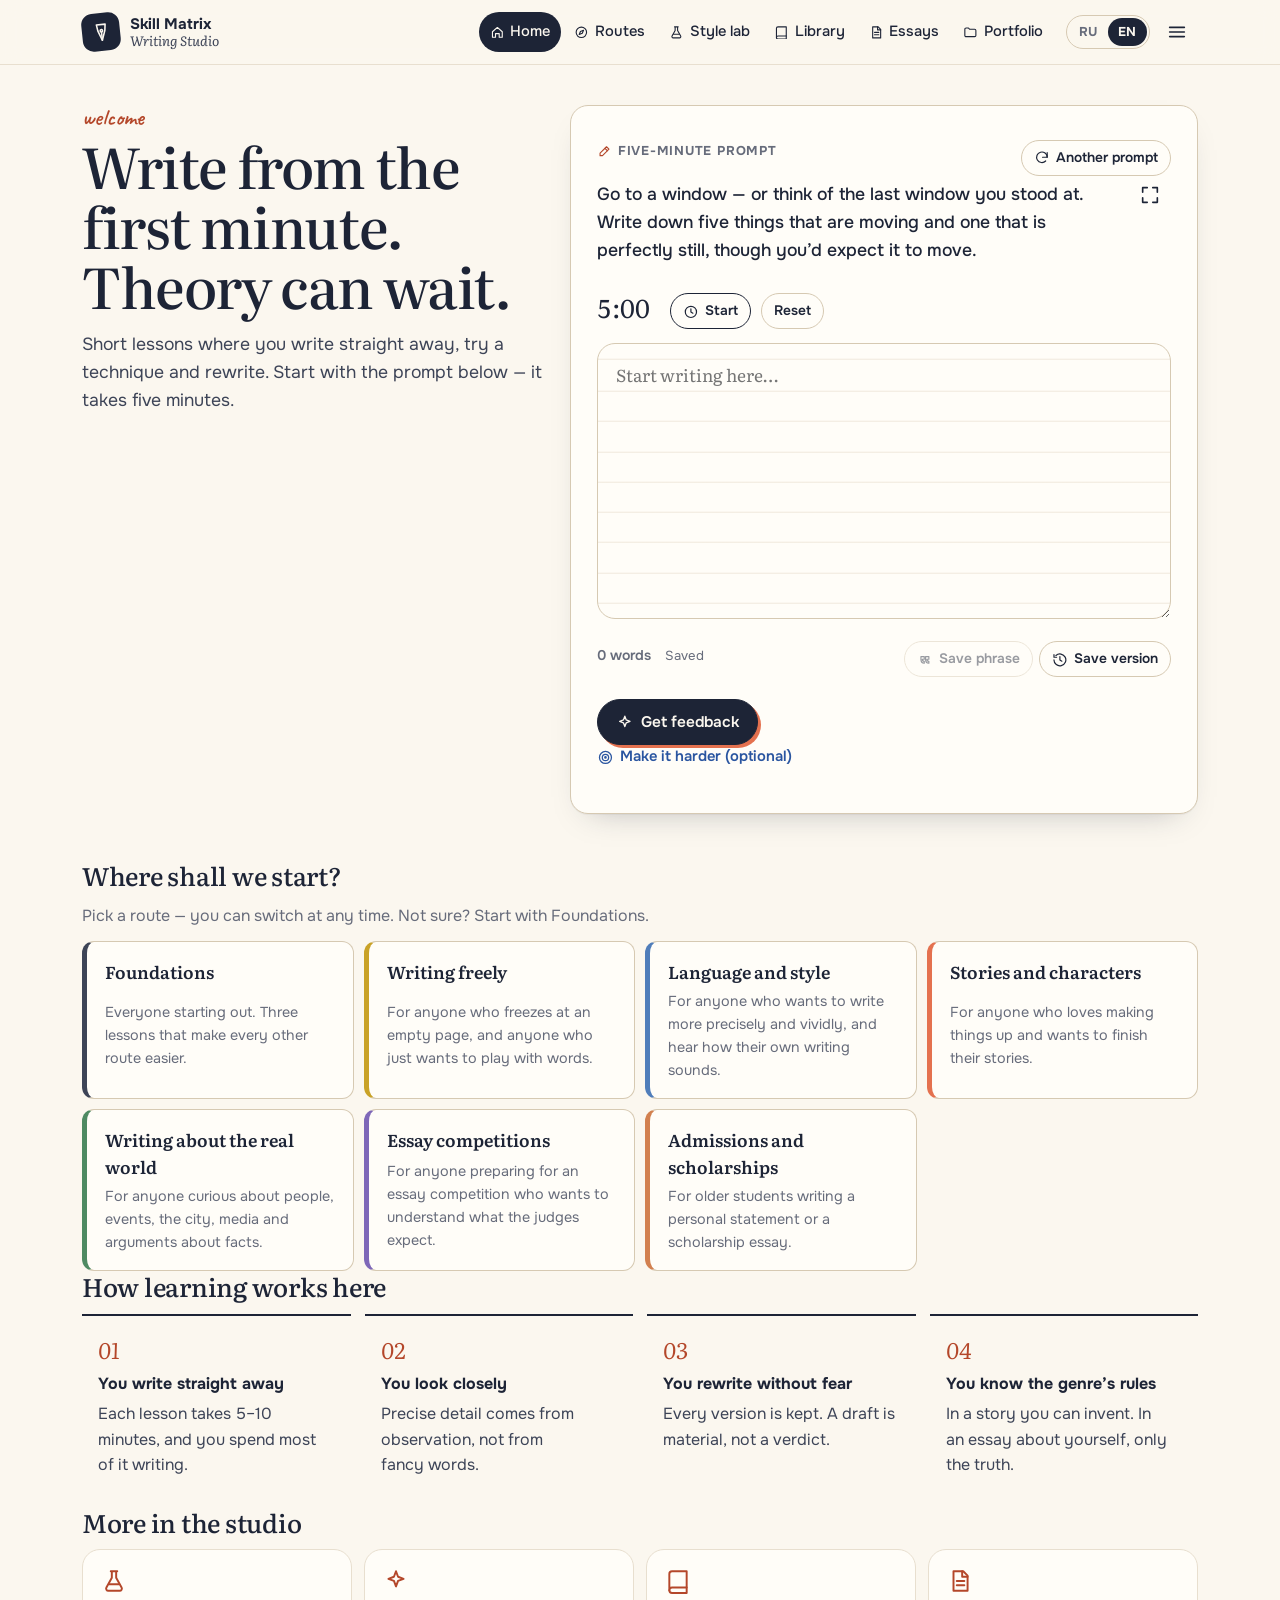
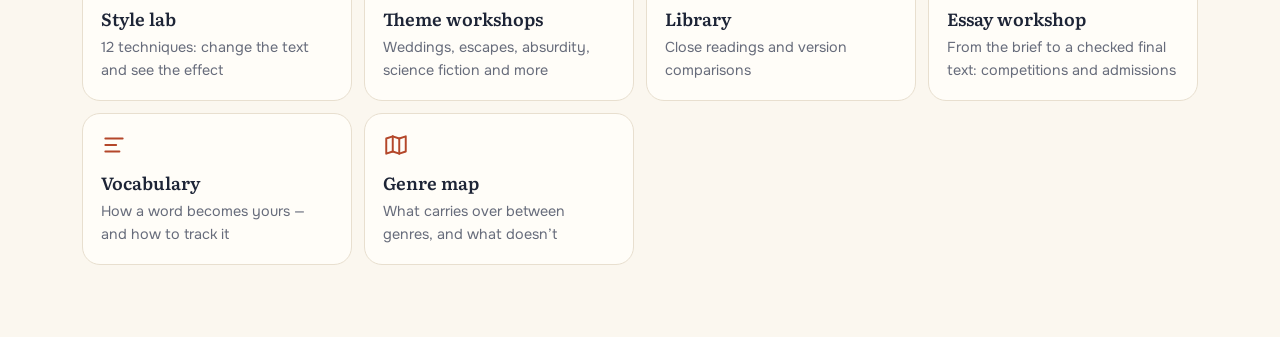
<file: index.html>
<!doctype html>
<html lang="ru">
<head>
  <meta charset="utf-8">
  <meta name="viewport" content="width=device-width, initial-scale=1, viewport-fit=cover">
  <title>Мастерская письма — Skill Matrix</title>
  <meta name="description" content="Интерактивный курс creative writing для школьников 13–18 лет: короткие уроки с практикой, лаборатория стиля, мастерская эссе и портфолио.">
  <meta name="theme-color" content="#FBF7EF" media="(prefers-color-scheme: light)">
  <meta name="theme-color" content="#161B28" media="(prefers-color-scheme: dark)">
  <link rel="icon" href="assets/favicon.svg" type="image/svg+xml">

  <link rel="preconnect" href="https://fonts.googleapis.com">
  <link rel="preconnect" href="https://fonts.gstatic.com" crossorigin>
  <link rel="stylesheet" href="https://fonts.googleapis.com/css2?family=Caveat:wght@500..700&family=Literata:ital,opsz,wght@0,7..72,400..700;1,7..72,400..700&family=Onest:wght@400..700&display=swap">

  <link rel="stylesheet" href="css/app.css">
</head>
<body>
  <a class="skip-link" href="#main" data-i18n="a11y.skip">Перейти к содержанию</a>

  <header class="topbar" data-topbar>
    <div class="topbar__inner">
      <a class="brand" href="#/" data-brand>
        <span class="brand__mark" aria-hidden="true">
          <svg viewBox="0 0 24 24"><path d="M7 3h10l-1 7-4 11-4-11z"/><path d="M12 12v9"/><circle cx="12" cy="10" r="1.4"/></svg>
        </span>
        <span class="brand__text">
          <span class="brand__name">Skill Matrix</span>
          <span class="brand__sub" data-i18n="app.name">Мастерская письма</span>
        </span>
      </a>

      <nav class="mainnav" aria-label="Main" data-mainnav></nav>

      <div class="topbar__tools">
        <div class="langswitch" role="group" aria-label="Language" data-langswitch>
          <button type="button" data-lang="ru">RU</button>
          <button type="button" data-lang="en">EN</button>
        </div>
        <button class="iconbtn menu-toggle" type="button" aria-expanded="false" aria-controls="menu" data-menu-toggle>
          <span class="visually-hidden" data-i18n="nav.menu">Меню</span>
          <svg class="icon" viewBox="0 0 24 24" aria-hidden="true"><path d="M4 7h16M4 12h16M4 17h16"/></svg>
        </button>
      </div>
    </div>
    <div class="menu" id="menu" hidden data-menu></div>
  </header>

  <div class="storage-warning" hidden data-storage-warning></div>

  <main id="main" class="main" tabindex="-1" data-main></main>

  <nav class="tabbar" aria-label="Sections" data-tabbar></nav>

  <div class="toasts" aria-live="polite" data-toasts></div>
  <div class="modal" hidden data-modal>
    <div class="modal__backdrop" data-modal-close></div>
    <div class="modal__box" role="dialog" aria-modal="true" data-modal-box></div>
  </div>

  <noscript>
    <p class="noscript">Для работы мастерской письма нужен JavaScript. / The writing studio needs JavaScript.</p>
  </noscript>

  <!-- Core -->
  <script src="js/core/util.js"></script>
  <script src="js/core/i18n.js"></script>
  <script src="js/core/strings.js"></script>
  <script src="js/core/store.js"></script>
  <script src="js/core/text.js"></script>
  <script src="js/core/feedback.js"></script>
  <script src="js/content-api.js"></script>

  <!-- Content -->
  <script src="content/routes.js"></script>
  <script src="content/lessons-base.js"></script>
  <script src="content/lessons-free.js"></script>
  <script src="content/lessons-style.js"></script>
  <script src="content/lessons-story.js"></script>
  <script src="content/lessons-real.js"></script>
  <script src="content/lessons-contest.js"></script>
  <script src="content/lessons-admit.js"></script>
  <script src="content/lab.js"></script>
  <script src="content/library.js"></script>
  <script src="content/workshops-a.js"></script>
  <script src="content/workshops-b.js"></script>
  <script src="content/daily.js"></script>
  <script src="content/vocab.js"></script>
  <script src="content/essay.js"></script>
  <script src="content/teacher.js"></script>

  <!-- UI -->
  <script src="js/ui/ui.js"></script>
  <script src="js/ui/exercise.js"></script>
  <script src="js/ui/versions.js"></script>
  <script src="js/views/home.js"></script>
  <script src="js/views/routes.js"></script>
  <script src="js/views/lesson.js"></script>
  <script src="js/views/draft.js"></script>
  <script src="js/views/lab.js"></script>
  <script src="js/views/library.js"></script>
  <script src="js/views/portfolio.js"></script>
  <script src="js/views/essay.js"></script>
  <script src="js/views/workshops.js"></script>
  <script src="js/views/vocab.js"></script>
  <script src="js/views/daily.js"></script>
  <script src="js/views/teacher.js"></script>
  <script src="js/views/settings.js"></script>
  <script src="js/app.js"></script>
</body>
</html>
</file>
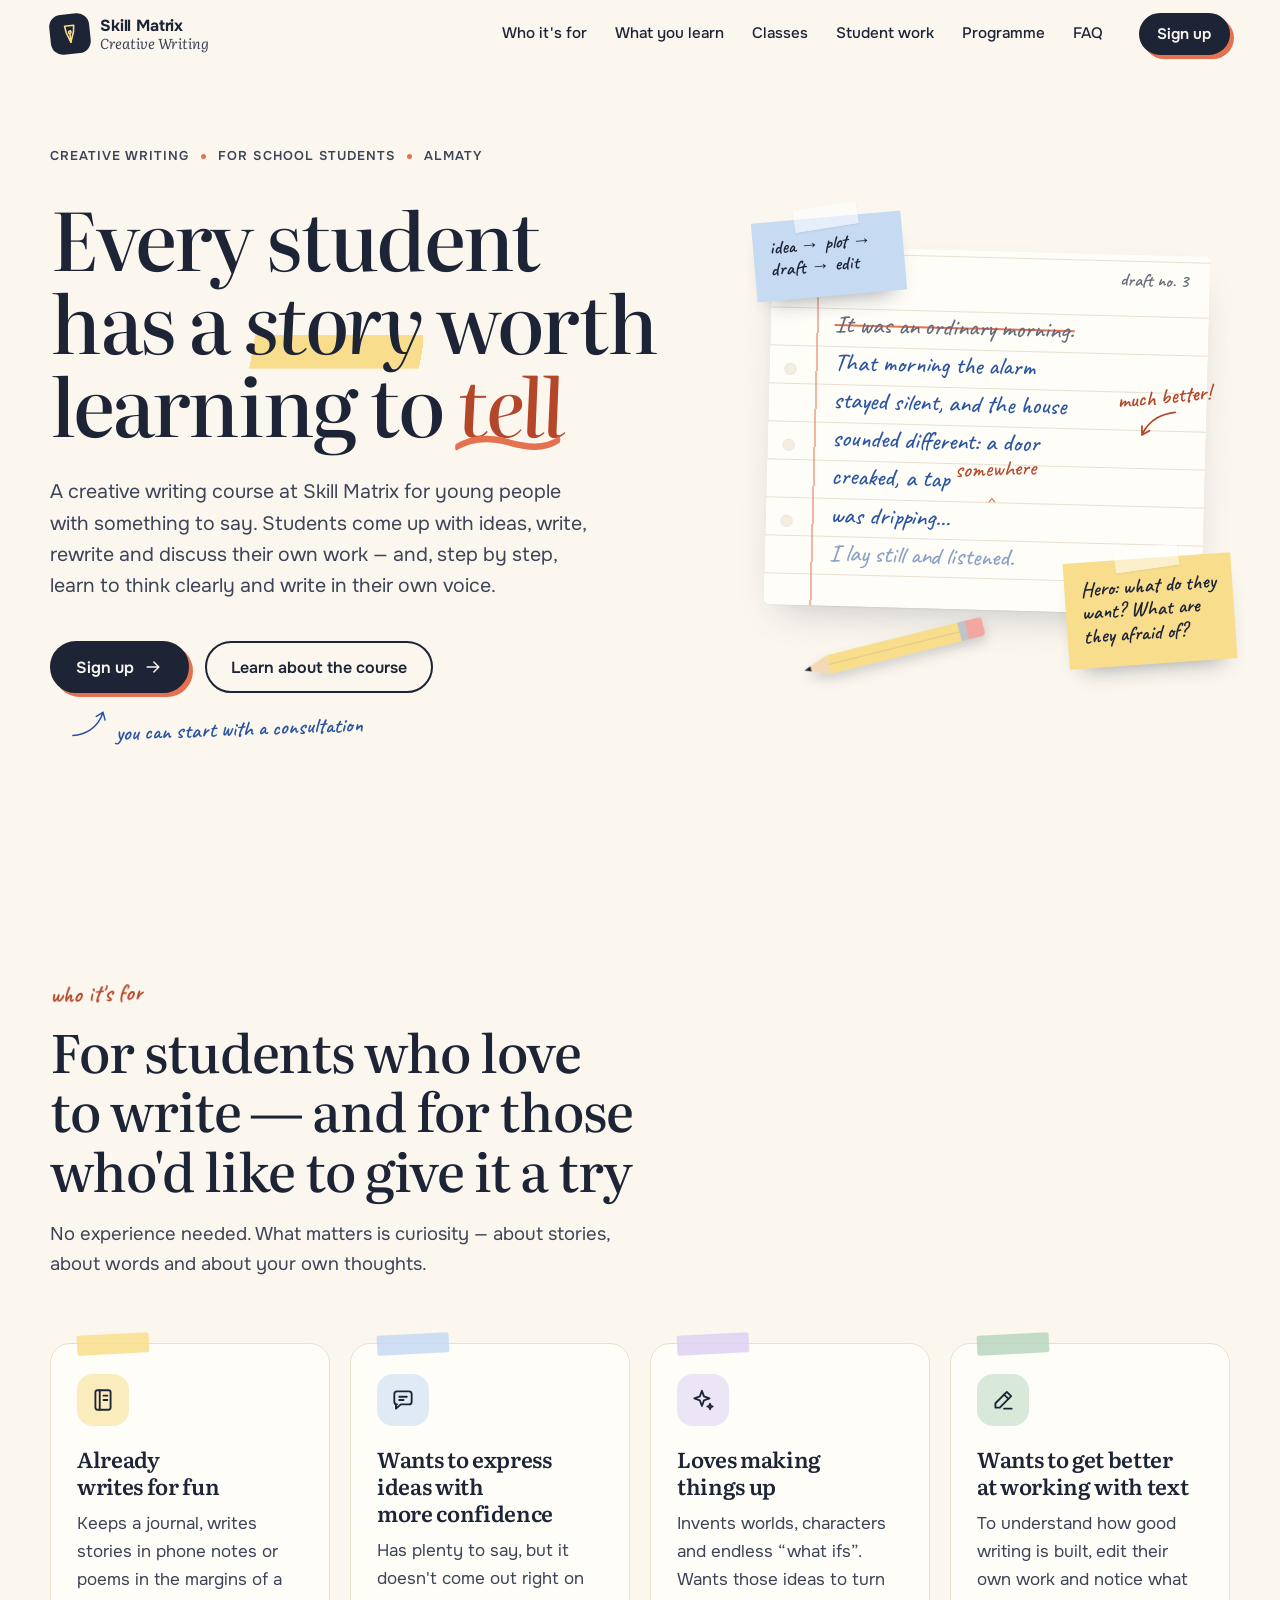
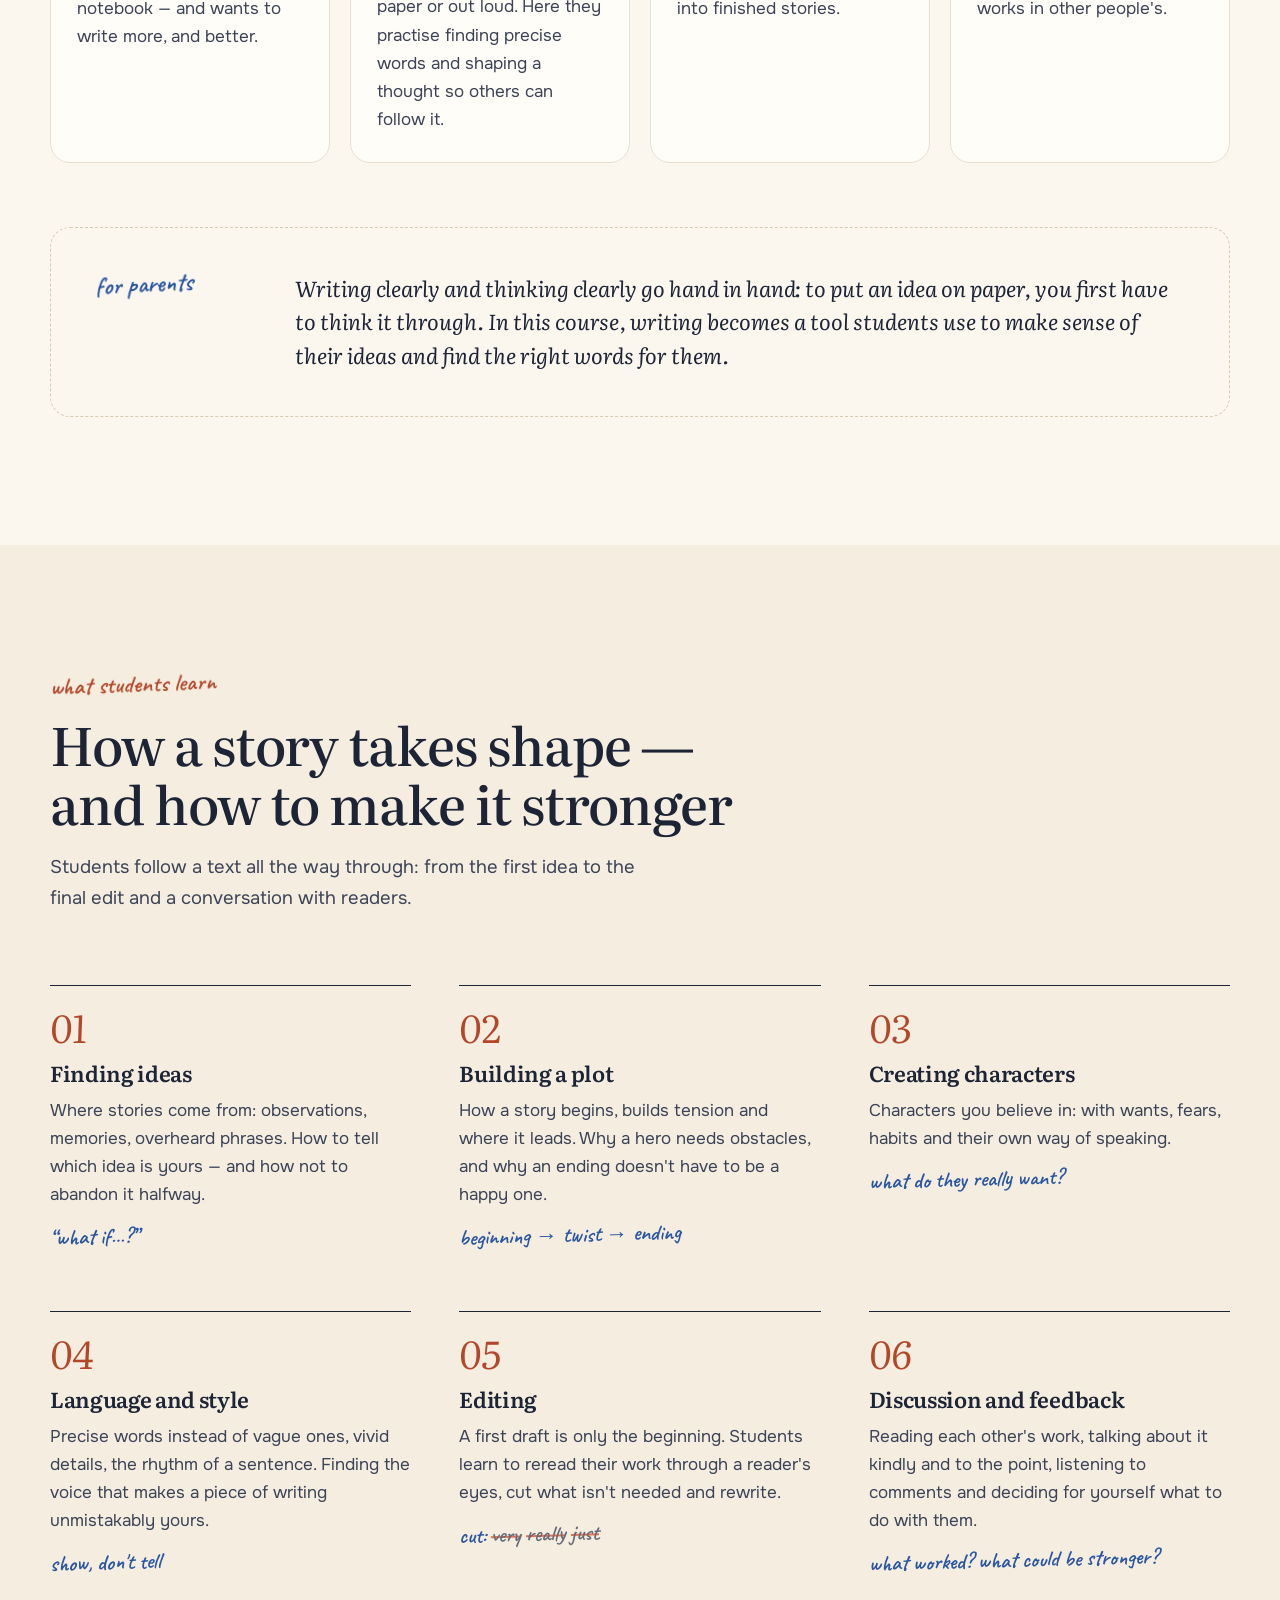
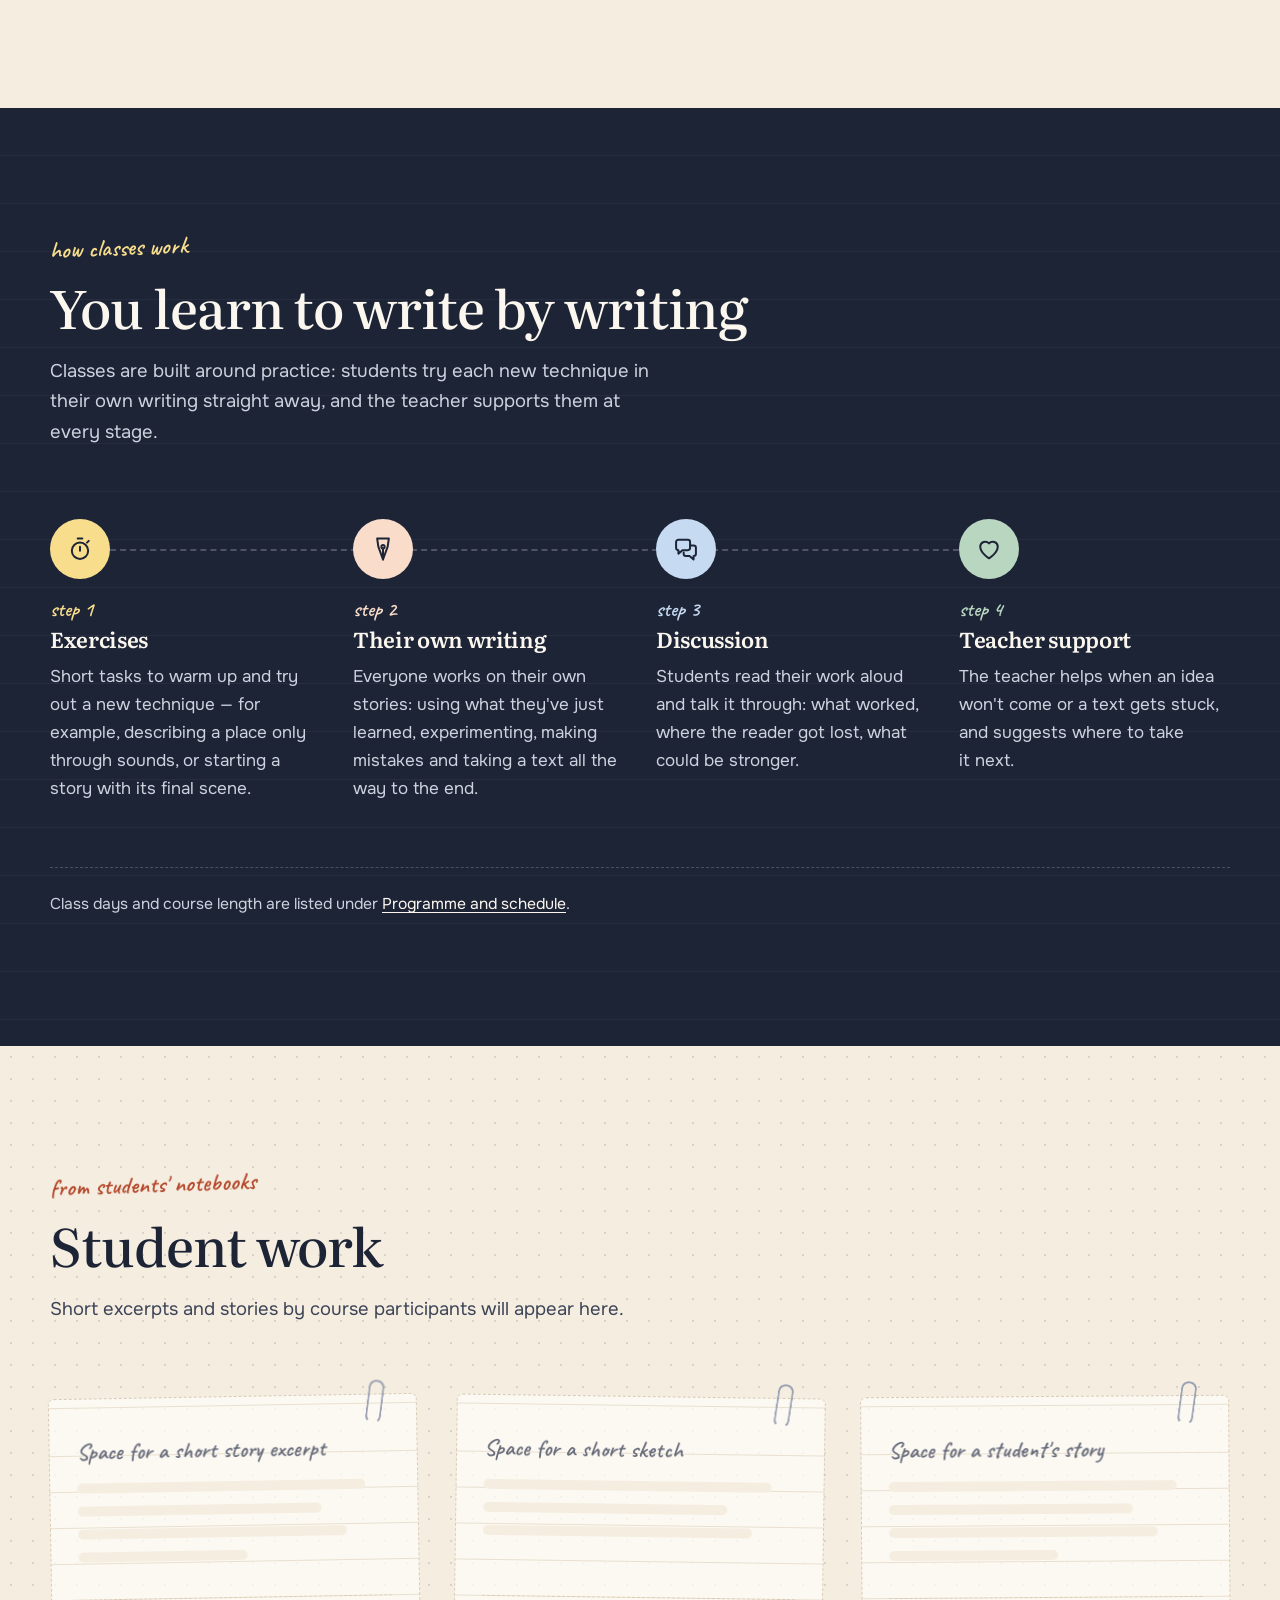
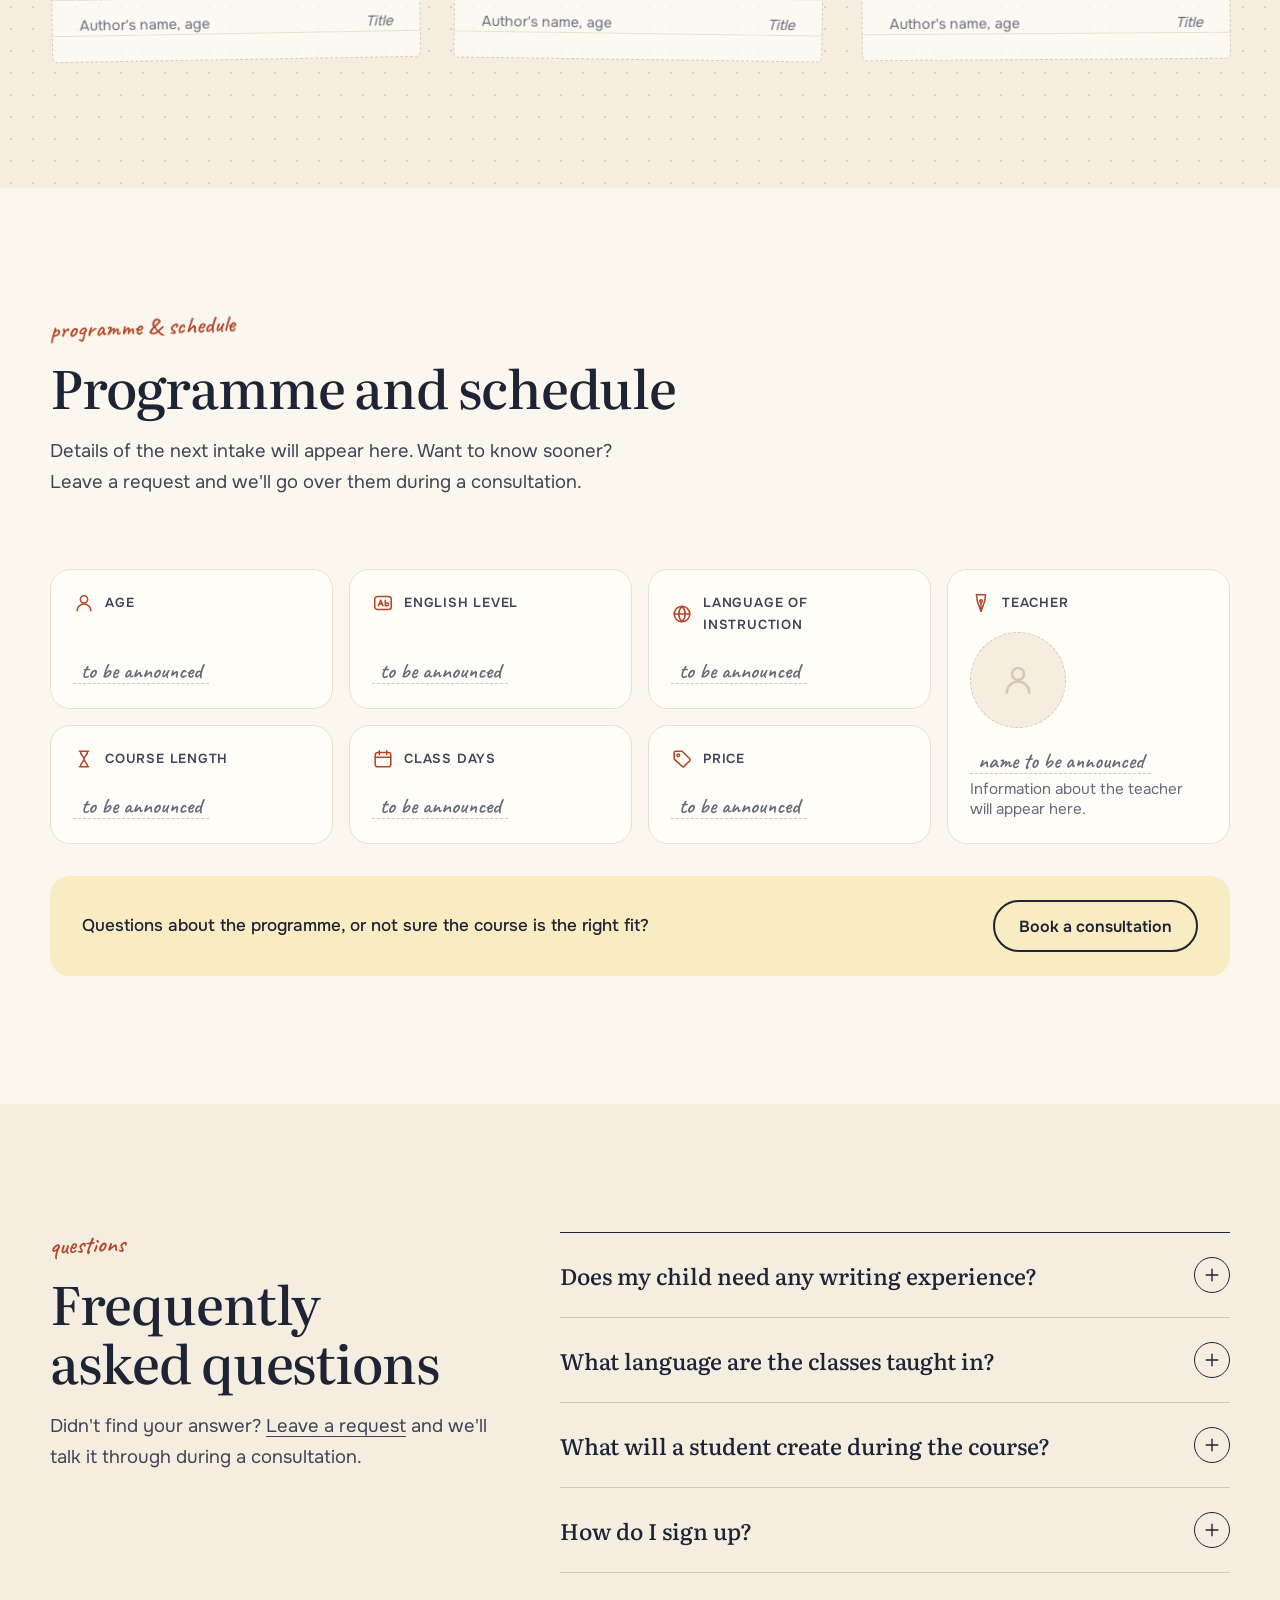
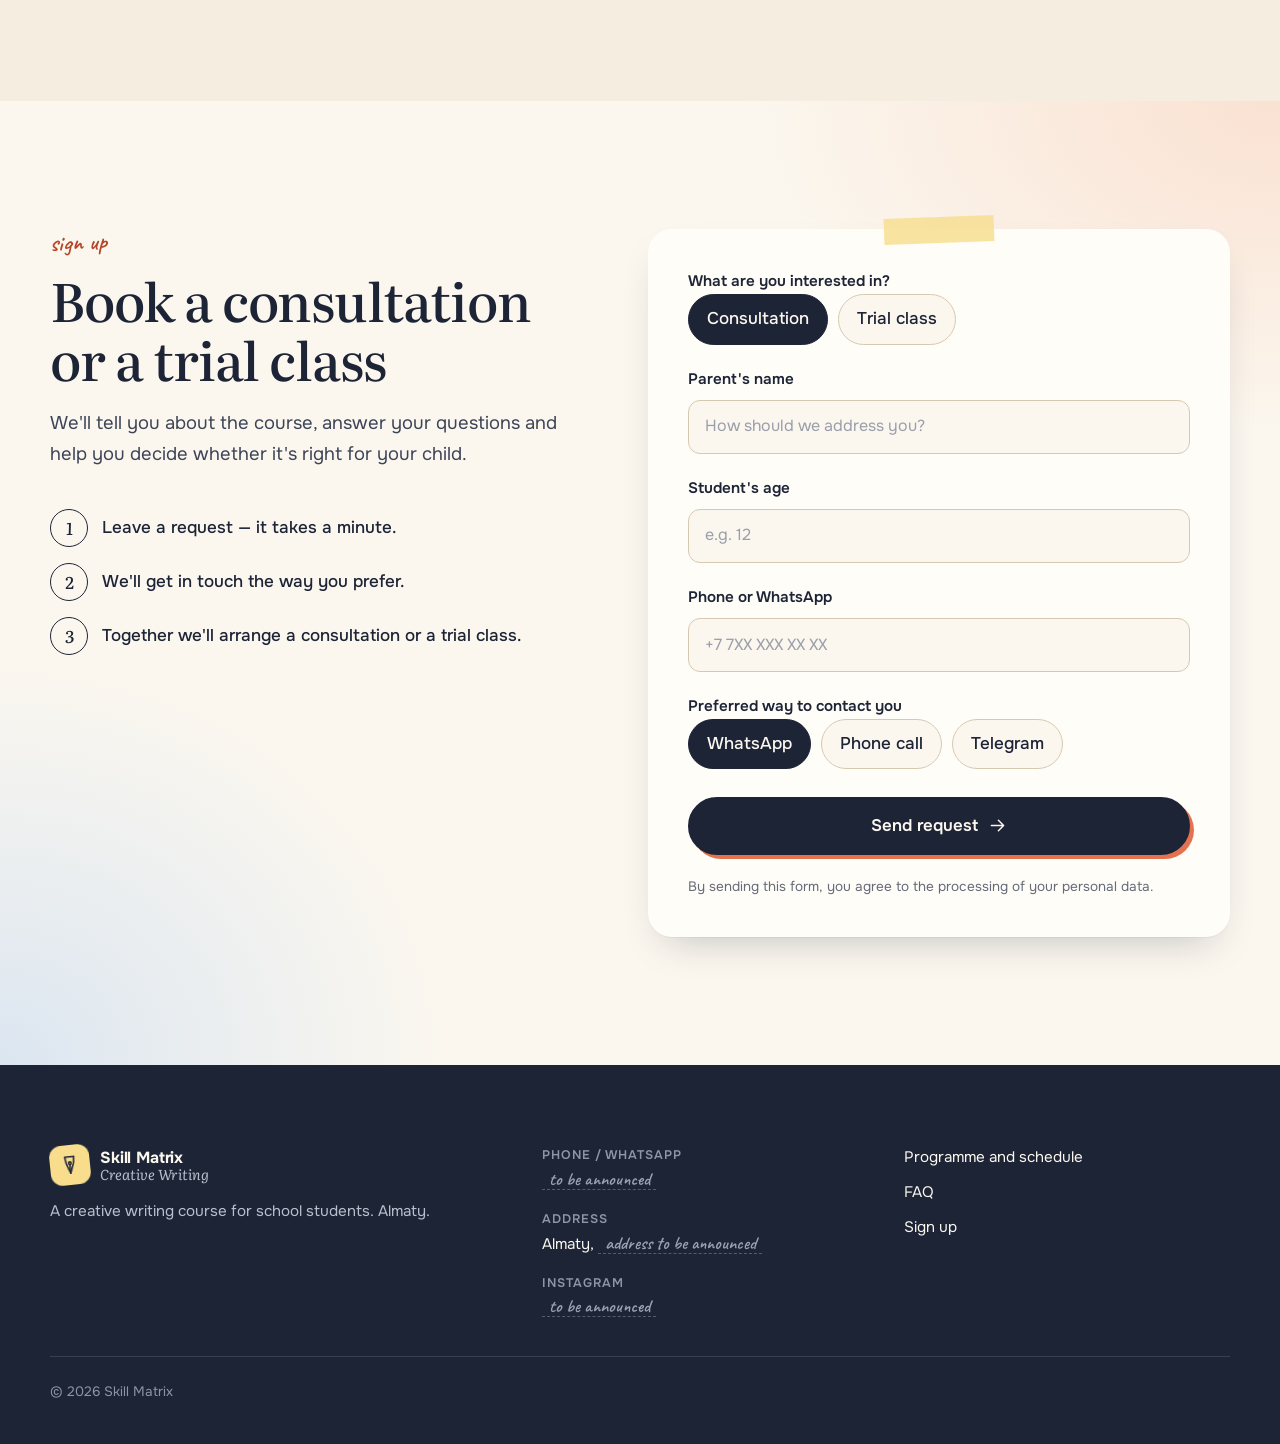
<file: landing/index.html>
<!doctype html>
<html lang="en">
<head>
  <meta charset="utf-8">
  <meta name="viewport" content="width=device-width, initial-scale=1, viewport-fit=cover">
  <title>Creative Writing for School Students — Skill Matrix, Almaty</title>
  <meta name="description" content="A creative writing course for school students at Skill Matrix in Almaty. Students come up with stories, write, edit and discuss their own work — and learn to think clearly and write in their own voice.">
  <meta name="theme-color" content="#FBF7EF">

  <meta property="og:type" content="website">
  <meta property="og:locale" content="en_GB">
  <meta property="og:title" content="Creative Writing for School Students — Skill Matrix">
  <meta property="og:description" content="Every student has a story worth learning to tell. A creative writing course in Almaty.">
  <!-- TODO: add og:url and og:image once the site is published -->

  <link rel="icon" href="assets/favicon.svg" type="image/svg+xml">

  <link rel="preconnect" href="https://fonts.googleapis.com">
  <link rel="preconnect" href="https://fonts.gstatic.com" crossorigin>
  <link rel="stylesheet" href="https://fonts.googleapis.com/css2?family=Caveat:wght@500..700&family=Literata:ital,opsz,wght@0,7..72,400..700;1,7..72,400..700&family=Onest:wght@400..700&display=swap">

  <link rel="stylesheet" href="css/styles.css">
  <script>document.documentElement.classList.add('js');</script>
  <script src="js/main.js" defer></script>
</head>
<body>
  <!-- Icon set, used via <svg><use href="#i-..."/></svg> -->
  <svg class="icon-sprite" aria-hidden="true" focusable="false">
    <defs>
      <symbol id="i-notebook" viewBox="0 0 24 24"><rect x="5" y="3" width="14" height="18" rx="2"/><path d="M9 3v18M12.5 8h3.5M12.5 12h3.5"/></symbol>
      <symbol id="i-chat" viewBox="0 0 24 24"><path d="M4 6.5A2.5 2.5 0 0 1 6.5 4h11A2.5 2.5 0 0 1 20 6.5v7a2.5 2.5 0 0 1-2.5 2.5H10l-4.5 4v-4H6.5A2.5 2.5 0 0 1 4 13.5z"/><path d="M8.5 9h7M8.5 12h4"/></symbol>
      <symbol id="i-spark" viewBox="0 0 24 24"><path d="M11 3.5l1.9 5.1 5.1 1.9-5.1 1.9L11 17.5l-1.9-5.1L4 10.5l5.1-1.9z"/><path d="M18.5 15.5l.7 1.8 1.8.7-1.8.7-.7 1.8-.7-1.8-1.8-.7 1.8-.7z"/></symbol>
      <symbol id="i-edit" viewBox="0 0 24 24"><path d="M15.5 4.5l4 4L9 19H5v-4z"/><path d="M13 7l4 4M13 20h7"/></symbol>
      <symbol id="i-timer" viewBox="0 0 24 24"><circle cx="12" cy="13.5" r="7"/><path d="M12 13.5V10M10 3h4M18 6.5l1.5-1.5"/></symbol>
      <symbol id="i-nib" viewBox="0 0 24 24"><path d="M7 3h10l-1 7-4 11-4-11z"/><path d="M12 12v9"/><circle cx="12" cy="10" r="1.4"/></symbol>
      <symbol id="i-talk" viewBox="0 0 24 24"><path d="M3.5 6a2 2 0 0 1 2-2h8a2 2 0 0 1 2 2v5a2 2 0 0 1-2 2H9l-3.5 3v-3a2 2 0 0 1-2-2z"/><path d="M15.5 9h3a2 2 0 0 1 2 2v5a2 2 0 0 1-2 2v3l-3.5-3h-3a2 2 0 0 1-2-2v-1"/></symbol>
      <symbol id="i-heart" viewBox="0 0 24 24"><path d="M12 20s-7.5-4.5-7.5-10.2A4.3 4.3 0 0 1 12 7.2a4.3 4.3 0 0 1 7.5 2.6C19.5 15.5 12 20 12 20z"/></symbol>
      <symbol id="i-user" viewBox="0 0 24 24"><circle cx="12" cy="8" r="4"/><path d="M4.5 20.5a7.5 7.5 0 0 1 15 0"/></symbol>
      <symbol id="i-abc" viewBox="0 0 24 24"><rect x="3" y="5" width="18" height="14" rx="3"/><path d="M7 15l2.5-6 2.5 6M7.9 13h3.2M14.5 9v6M14.5 12h2a1.5 1.5 0 0 1 0 3h-2"/></symbol>
      <symbol id="i-globe" viewBox="0 0 24 24"><circle cx="12" cy="12" r="8.5"/><path d="M3.5 12h17M12 3.5c2.5 2.6 3.5 5.4 3.5 8.5s-1 5.9-3.5 8.5c-2.5-2.6-3.5-5.4-3.5-8.5s1-5.9 3.5-8.5z"/></symbol>
      <symbol id="i-hourglass" viewBox="0 0 24 24"><path d="M7 3.5h10M7 20.5h10M8 3.5c0 4 4 5.5 4 8.5s-4 4.5-4 8.5M16 3.5c0 4-4 5.5-4 8.5s4 4.5 4 8.5"/></symbol>
      <symbol id="i-calendar" viewBox="0 0 24 24"><rect x="3.5" y="5" width="17" height="15.5" rx="2.5"/><path d="M3.5 10h17M8 3v4M16 3v4"/></symbol>
      <symbol id="i-tag" viewBox="0 0 24 24"><path d="M3.5 12.2V4.5a1 1 0 0 1 1-1h7.7l8.3 8.3a1.5 1.5 0 0 1 0 2.1l-6.2 6.2a1.5 1.5 0 0 1-2.1 0z"/><circle cx="8" cy="8" r="1.5"/></symbol>
      <symbol id="i-arrow" viewBox="0 0 24 24"><path d="M5 12h14M13 6l6 6-6 6"/></symbol>
      <symbol id="i-plus" viewBox="0 0 24 24"><path d="M12 5v14M5 12h14"/></symbol>
      <symbol id="i-check" viewBox="0 0 24 24"><path d="M5 12.5l4.5 4.5L19 7.5"/></symbol>
    </defs>
  </svg>

  <a class="skip-link" href="#main">Skip to content</a>

  <header class="site-header" data-header>
    <div class="container site-header__inner">
      <!-- TODO: replace the mark and wordmark with the official Skill Matrix logo if needed -->
      <a class="brand" href="#top" aria-label="Skill Matrix Creative Writing — back to top">
        <span class="brand__mark" aria-hidden="true"><svg class="icon"><use href="#i-nib"/></svg></span>
        <span class="brand__text">
          <span class="brand__name">Skill Matrix</span>
          <span class="brand__course">Creative Writing</span>
        </span>
      </a>

      <nav class="site-nav" id="site-nav" aria-label="Page sections">
        <ul class="site-nav__list">
          <li><a href="#for-whom">Who it's for</a></li>
          <li><a href="#skills">What you learn</a></li>
          <li><a href="#format">Classes</a></li>
          <li><a href="#works">Student work</a></li>
          <li><a href="#program">Programme</a></li>
          <li><a href="#faq">FAQ</a></li>
        </ul>
        <a class="btn btn--primary site-nav__cta" href="#apply" data-interest="trial">Book a trial class</a>
      </nav>

      <a class="btn btn--primary btn--sm site-header__cta" href="#apply" data-interest="trial">Sign up</a>

      <button class="nav-toggle" type="button" aria-expanded="false" aria-controls="site-nav" data-nav-toggle>
        <span class="visually-hidden" data-nav-toggle-label>Open menu</span>
        <span class="nav-toggle__bars" aria-hidden="true"></span>
      </button>
    </div>
  </header>

  <main id="main">

    <!-- 1. Hero -->
    <section class="hero" id="top" aria-labelledby="hero-title">
      <div class="container hero__grid">
        <div class="hero__content">
          <p class="eyebrow">
            <span>Creative Writing</span>
            <span class="eyebrow__dot" aria-hidden="true"></span>
            <span>for school students</span>
            <span class="eyebrow__dot" aria-hidden="true"></span>
            <span>Almaty</span>
          </p>

          <h1 class="hero__title" id="hero-title">
            Every student has a <span class="marker">story</span> worth learning to
            <span class="scribble">tell<svg class="scribble__line" viewBox="0 0 300 16" preserveAspectRatio="none" aria-hidden="true"><path d="M3 11C45 4 98 3 150 7s104 6 147-2"/></svg></span>
          </h1>

          <p class="hero__lead">
            A creative writing course at Skill Matrix for young people with something to say.
            Students come up with ideas, write, rewrite and discuss their own work —
            and, step by step, learn to think clearly and write in their own voice.
          </p>

          <div class="hero__actions">
            <a class="btn btn--primary" href="#apply" data-interest="trial">
              Sign up
              <svg class="icon" aria-hidden="true"><use href="#i-arrow"/></svg>
            </a>
            <a class="btn btn--ghost" href="#for-whom">Learn about the course</a>
          </div>

          <p class="hero__note hand">
            <svg class="hero__note-arrow" viewBox="0 0 60 40" aria-hidden="true"><path d="M56 34C40 36 20 30 10 10M10 10l-1 11M10 10l10 4"/></svg>
            you can start with a consultation
          </p>
        </div>

        <div class="hero__visual" aria-hidden="true">
          <div class="draft">
            <div class="draft__paper">
              <span class="draft__label hand">draft no. 3</span>
              <p class="draft__line hand"><del>It was an ordinary morning.</del></p>
              <p class="draft__line hand">That morning the alarm</p>
              <p class="draft__line hand">stayed silent, and the house</p>
              <p class="draft__line hand">sounded different: a door</p>
              <p class="draft__line hand">creaked, a tap <ins>somewhere</ins></p>
              <p class="draft__line hand">was dripping…</p>
              <p class="draft__line hand draft__line--faint">I lay still and listened.</p>
              <span class="draft__margin hand">much better!
                <svg viewBox="0 0 50 34"><path d="M46 4C34 4 16 8 6 26M6 26l1-10M6 26l9-4"/></svg>
              </span>
            </div>
            <div class="sticky sticky--butter hand">Hero: what do they want? What are they afraid of?</div>
            <div class="sticky sticky--sky hand">idea → plot →<br>draft → edit</div>
            <svg class="pencil" viewBox="0 0 200 24">
              <path class="pencil__body" d="M30 2h150v20H30z"/>
              <path class="pencil__stripe" d="M30 12h150"/>
              <path class="pencil__eraser" d="M180 2h14a4 4 0 0 1 4 4v12a4 4 0 0 1-4 4h-14z"/>
              <path class="pencil__band" d="M172 2h8v20h-8z"/>
              <path class="pencil__wood" d="M30 2L4 12l26 10z"/>
              <path class="pencil__lead" d="M11 9.3L4 12l7 2.7z"/>
            </svg>
          </div>
        </div>
      </div>
    </section>

    <!-- 2. Who it's for -->
    <section class="section" id="for-whom" aria-labelledby="for-whom-title">
      <div class="container">
        <header class="section-head" data-reveal>
          <p class="kicker hand">who it's for</p>
          <h2 id="for-whom-title">For students who love to write — and for those who'd like to give it a try</h2>
          <p class="section-head__lead">No experience needed. What matters is curiosity — about stories, about words and about your own thoughts.</p>
        </header>

        <ul class="audience">
          <li class="audience__card" style="--tint: var(--butter)" data-reveal>
            <span class="audience__icon"><svg class="icon" aria-hidden="true"><use href="#i-notebook"/></svg></span>
            <h3>Already writes for fun</h3>
            <p>Keeps a journal, writes stories in phone notes or poems in the margins of a notebook — and wants to write more, and better.</p>
          </li>
          <li class="audience__card" style="--tint: var(--sky)" data-reveal>
            <span class="audience__icon"><svg class="icon" aria-hidden="true"><use href="#i-chat"/></svg></span>
            <h3>Wants to express ideas with more confidence</h3>
            <p>Has plenty to say, but it doesn't come out right on paper or out loud. Here they practise finding precise words and shaping a thought so others can follow it.</p>
          </li>
          <li class="audience__card" style="--tint: var(--lilac)" data-reveal>
            <span class="audience__icon"><svg class="icon" aria-hidden="true"><use href="#i-spark"/></svg></span>
            <h3>Loves making things up</h3>
            <p>Invents worlds, characters and endless “what ifs”. Wants those ideas to turn into finished stories.</p>
          </li>
          <li class="audience__card" style="--tint: var(--sage)" data-reveal>
            <span class="audience__icon"><svg class="icon" aria-hidden="true"><use href="#i-edit"/></svg></span>
            <h3>Wants to get better at working with text</h3>
            <p>To understand how good writing is built, edit their own work and notice what works in other people's.</p>
          </li>
        </ul>

        <aside class="parents-note" data-reveal>
          <p class="parents-note__label hand">for parents</p>
          <p class="parents-note__text">
            Writing clearly and thinking clearly go hand in hand: to put an idea on paper, you first have to think it through.
            In this course, writing becomes a tool students use to make sense of their ideas and find the right words for them.
          </p>
        </aside>
      </div>
    </section>

    <!-- 3. What students learn -->
    <section class="section section--tinted" id="skills" aria-labelledby="skills-title">
      <div class="container">
        <header class="section-head" data-reveal>
          <p class="kicker hand">what students learn</p>
          <h2 id="skills-title">How a story takes shape — and how to make it stronger</h2>
          <p class="section-head__lead">Students follow a text all the way through: from the first idea to the final edit and a conversation with readers.</p>
        </header>

        <ol class="skills">
          <li class="skill" data-reveal>
            <span class="skill__num">01</span>
            <h3>Finding ideas</h3>
            <p>Where stories come from: observations, memories, overheard phrases. How to tell which idea is yours — and how not to abandon it halfway.</p>
            <p class="skill__note hand">“what if…?”</p>
          </li>
          <li class="skill" data-reveal>
            <span class="skill__num">02</span>
            <h3>Building a plot</h3>
            <p>How a story begins, builds tension and where it leads. Why a hero needs obstacles, and why an ending doesn't have to be a happy one.</p>
            <p class="skill__note hand">beginning → twist → ending</p>
          </li>
          <li class="skill" data-reveal>
            <span class="skill__num">03</span>
            <h3>Creating characters</h3>
            <p>Characters you believe in: with wants, fears, habits and their own way of speaking.</p>
            <p class="skill__note hand">what do they really want?</p>
          </li>
          <li class="skill" data-reveal>
            <span class="skill__num">04</span>
            <h3>Language and style</h3>
            <p>Precise words instead of vague ones, vivid details, the rhythm of a sentence. Finding the voice that makes a piece of writing unmistakably yours.</p>
            <p class="skill__note hand">show, don't tell</p>
          </li>
          <li class="skill" data-reveal>
            <span class="skill__num">05</span>
            <h3>Editing</h3>
            <p>A first draft is only the beginning. Students learn to reread their work through a reader's eyes, cut what isn't needed and rewrite.</p>
            <p class="skill__note hand">cut: <del>very</del> <del>really</del> <del>just</del></p>
          </li>
          <li class="skill" data-reveal>
            <span class="skill__num">06</span>
            <h3>Discussion and feedback</h3>
            <p>Reading each other's work, talking about it kindly and to the point, listening to comments and deciding for yourself what to do with them.</p>
            <p class="skill__note hand">what worked? what could be stronger?</p>
          </li>
        </ol>
      </div>
    </section>

    <!-- 4. How classes work -->
    <section class="section section--ink" id="format" aria-labelledby="format-title">
      <div class="container">
        <header class="section-head" data-reveal>
          <p class="kicker hand">how classes work</p>
          <h2 id="format-title">You learn to write by writing</h2>
          <p class="section-head__lead">Classes are built around practice: students try each new technique in their own writing straight away, and the teacher supports them at every stage.</p>
        </header>

        <ol class="steps">
          <li class="step" style="--tint: var(--butter)" data-reveal>
            <span class="step__icon"><svg class="icon" aria-hidden="true"><use href="#i-timer"/></svg></span>
            <span class="step__label hand">step 1</span>
            <h3>Exercises</h3>
            <p>Short tasks to warm up and try out a new technique — for example, describing a place only through sounds, or starting a story with its final scene.</p>
          </li>
          <li class="step" style="--tint: var(--peach)" data-reveal>
            <span class="step__icon"><svg class="icon" aria-hidden="true"><use href="#i-nib"/></svg></span>
            <span class="step__label hand">step 2</span>
            <h3>Their own writing</h3>
            <p>Everyone works on their own stories: using what they've just learned, experimenting, making mistakes and taking a text all the way to the end.</p>
          </li>
          <li class="step" style="--tint: var(--sky)" data-reveal>
            <span class="step__icon"><svg class="icon" aria-hidden="true"><use href="#i-talk"/></svg></span>
            <span class="step__label hand">step 3</span>
            <h3>Discussion</h3>
            <p>Students read their work aloud and talk it through: what worked, where the reader got lost, what could be stronger.</p>
          </li>
          <li class="step" style="--tint: var(--sage)" data-reveal>
            <span class="step__icon"><svg class="icon" aria-hidden="true"><use href="#i-heart"/></svg></span>
            <span class="step__label hand">step 4</span>
            <h3>Teacher support</h3>
            <p>The teacher helps when an idea won't come or a text gets stuck, and suggests where to take it next.</p>
          </li>
        </ol>

        <p class="format-note" data-reveal>
          Class days and course length are listed under <a href="#program">Programme and schedule</a>.
        </p>
      </div>
    </section>

    <!-- 5. Student work -->
    <section class="section section--board" id="works" aria-labelledby="works-title">
      <div class="container">
        <header class="section-head" data-reveal>
          <p class="kicker hand">from students' notebooks</p>
          <h2 id="works-title">Student work</h2>
          <p class="section-head__lead">Short excerpts and stories by course participants will appear here.</p>
        </header>

        <div class="works">
          <!--
            TODO: once you have student work, replace a placeholder card with this
            (publish only with the consent of the author and their parents):

            <figure class="work" data-reveal>
              <blockquote class="work__excerpt">
                <p>Excerpt text…</p>
              </blockquote>
              <figcaption class="work__meta">
                <span class="work__author">Name, age</span>
                <span class="work__title">“Title”</span>
              </figcaption>
            </figure>
          -->
          <figure class="work work--placeholder" data-reveal>
            <div class="work__excerpt">
              <p class="work__placeholder hand">Space for a short story excerpt</p>
              <span class="work__lines" aria-hidden="true"><span></span><span></span><span></span><span></span></span>
            </div>
            <figcaption class="work__meta">
              <span class="work__author">Author's name, age</span>
              <span class="work__title">Title</span>
            </figcaption>
          </figure>

          <figure class="work work--placeholder" data-reveal>
            <div class="work__excerpt">
              <p class="work__placeholder hand">Space for a short sketch</p>
              <span class="work__lines" aria-hidden="true"><span></span><span></span><span></span></span>
            </div>
            <figcaption class="work__meta">
              <span class="work__author">Author's name, age</span>
              <span class="work__title">Title</span>
            </figcaption>
          </figure>

          <figure class="work work--placeholder" data-reveal>
            <div class="work__excerpt">
              <p class="work__placeholder hand">Space for a student's story</p>
              <span class="work__lines" aria-hidden="true"><span></span><span></span><span></span><span></span></span>
            </div>
            <figcaption class="work__meta">
              <span class="work__author">Author's name, age</span>
              <span class="work__title">Title</span>
            </figcaption>
          </figure>
        </div>
      </div>
    </section>

    <!-- 6. Programme and schedule -->
    <section class="section" id="program" aria-labelledby="program-title">
      <div class="container">
        <header class="section-head" data-reveal>
          <p class="kicker hand">programme &amp; schedule</p>
          <h2 id="program-title">Programme and schedule</h2>
          <p class="section-head__lead">Details of the next intake will appear here. Want to know sooner? Leave a request and we'll go over them during a consultation.</p>
        </header>

        <!--
          TODO: replace <span class="tbd">to be announced</span> with the course details,
          e.g. <dd>12–16 years old</dd>
        -->
        <dl class="facts">
          <div class="fact" data-reveal>
            <dt><svg class="icon" aria-hidden="true"><use href="#i-user"/></svg>Age</dt>
            <dd><span class="tbd">to be announced</span></dd>
          </div>
          <div class="fact" data-reveal>
            <dt><svg class="icon" aria-hidden="true"><use href="#i-abc"/></svg>English level</dt>
            <dd><span class="tbd">to be announced</span></dd>
          </div>
          <div class="fact" data-reveal>
            <dt><svg class="icon" aria-hidden="true"><use href="#i-globe"/></svg>Language of instruction</dt>
            <dd><span class="tbd">to be announced</span></dd>
          </div>
          <div class="fact" data-reveal>
            <dt><svg class="icon" aria-hidden="true"><use href="#i-hourglass"/></svg>Course length</dt>
            <dd><span class="tbd">to be announced</span></dd>
          </div>
          <div class="fact" data-reveal>
            <dt><svg class="icon" aria-hidden="true"><use href="#i-calendar"/></svg>Class days</dt>
            <dd><span class="tbd">to be announced</span></dd>
          </div>
          <div class="fact" data-reveal>
            <dt><svg class="icon" aria-hidden="true"><use href="#i-tag"/></svg>Price</dt>
            <dd><span class="tbd">to be announced</span></dd>
          </div>

          <!-- TODO: teacher photo (replace span.teacher__photo with <img class="teacher__photo" src="..." alt="...">), name and a couple of sentences about their experience -->
          <div class="fact fact--teacher" data-reveal>
            <dt><svg class="icon" aria-hidden="true"><use href="#i-nib"/></svg>Teacher</dt>
            <dd class="teacher">
              <span class="teacher__photo" aria-hidden="true"><svg class="icon"><use href="#i-user"/></svg></span>
              <span class="teacher__info">
                <span class="teacher__name"><span class="tbd">name to be announced</span></span>
                <span class="teacher__bio">Information about the teacher will appear here.</span>
              </span>
            </dd>
          </div>
        </dl>

        <div class="program-cta" data-reveal>
          <p>Questions about the programme, or not sure the course is the right fit?</p>
          <a class="btn btn--ghost" href="#apply" data-interest="consultation">Book a consultation</a>
        </div>
      </div>
    </section>

    <!-- 7. FAQ -->
    <section class="section section--tinted" id="faq" aria-labelledby="faq-title">
      <div class="container faq-layout">
        <header class="section-head faq-layout__head" data-reveal>
          <p class="kicker hand">questions</p>
          <h2 id="faq-title">Frequently asked questions</h2>
          <p class="section-head__lead">Didn't find your answer? <a href="#apply" data-interest="consultation">Leave a request</a> and we'll talk it through during a consultation.</p>
        </header>

        <div class="faq" data-reveal>
          <details class="faq__item">
            <summary>
              <span>Does my child need any writing experience?</span>
              <svg class="icon faq__icon" aria-hidden="true"><use href="#i-plus"/></svg>
            </summary>
            <div class="faq__answer">
              <p>No special experience is needed. The course suits both students who already write for themselves and those who want to try it for the first time. What matters is an interest in stories and a willingness to experiment.</p>
            </div>
          </details>

          <details class="faq__item">
            <summary>
              <span>What language are the classes taught in?</span>
              <svg class="icon faq__icon" aria-hidden="true"><use href="#i-plus"/></svg>
            </summary>
            <div class="faq__answer">
              <!-- TODO: language of instruction and recommended English level -->
              <p>Language of instruction: <span class="tbd">to be announced</span>.<br>
                 Recommended English level: <span class="tbd">to be announced</span>.</p>
              <p>If you're not sure whether your child's language level is a good fit, we can discuss it during a consultation.</p>
            </div>
          </details>

          <details class="faq__item">
            <summary>
              <span>What will a student create during the course?</span>
              <svg class="icon faq__icon" aria-hidden="true"><use href="#i-plus"/></svg>
            </summary>
            <div class="faq__answer">
              <p>Their own writing: from short exercises and sketches to stories they develop from the first idea to the final edit.</p>
              <!-- TODO: describe the final outcome of the course (e.g. an anthology, a public reading, a portfolio) -->
              <p>Final project format: <span class="tbd">to be announced</span>.</p>
            </div>
          </details>

          <details class="faq__item">
            <summary>
              <span>How do I sign up?</span>
              <svg class="icon faq__icon" aria-hidden="true"><use href="#i-plus"/></svg>
            </summary>
            <div class="faq__answer">
              <p>Fill in the <a href="#apply">request form</a> with your name, your child's age and how you'd like us to get in touch. We'll contact you, answer your questions and suggest a time for a consultation or a trial class.</p>
            </div>
          </details>
        </div>
      </div>
    </section>

    <!-- 8. Request form -->
    <section class="section section--apply" id="apply" aria-labelledby="apply-title">
      <div class="container apply">
        <div class="apply__intro" data-reveal>
          <p class="kicker hand">sign up</p>
          <h2 id="apply-title">Book a consultation or a trial class</h2>
          <p class="section-head__lead">We'll tell you about the course, answer your questions and help you decide whether it's right for your child.</p>

          <ol class="apply__steps">
            <li><span class="apply__step-num">1</span>Leave a request — it takes a minute.</li>
            <li><span class="apply__step-num">2</span>We'll get in touch the way you prefer.</li>
            <li><span class="apply__step-num">3</span>Together we'll arrange a consultation or a trial class.</li>
          </ol>
        </div>

        <div class="apply__card" data-reveal>
          <!--
            TODO: connect the form to a handler by adding its address as an action attribute,
            e.g. <form class="apply-form" action="https://formspree.io/f/xxxxxxx" ...>
            (Formspree, Google Apps Script, a CRM webhook, etc.). See README.md.
            Without action, the form runs in demo mode and sends nothing.
          -->
          <form class="apply-form" method="post" novalidate data-form>
            <input type="hidden" name="course" value="Creative Writing">

            <fieldset class="field field--choice">
              <legend class="field__label">What are you interested in?</legend>
              <div class="chips">
                <label class="chip">
                  <input type="radio" name="interest" value="Consultation" data-interest-value="consultation" checked>
                  <span>Consultation</span>
                </label>
                <label class="chip">
                  <input type="radio" name="interest" value="Trial class" data-interest-value="trial">
                  <span>Trial class</span>
                </label>
              </div>
            </fieldset>

            <div class="field">
              <label class="field__label" for="parent-name">Parent's name</label>
              <input class="field__input" id="parent-name" name="parent_name" type="text" autocomplete="name" placeholder="How should we address you?" required aria-describedby="parent-name-error">
              <p class="field__error" id="parent-name-error" data-error-for="parent_name"></p>
            </div>

            <div class="field">
              <label class="field__label" for="student-age">Student's age</label>
              <input class="field__input" id="student-age" name="student_age" type="number" inputmode="numeric" min="6" max="18" step="1" placeholder="e.g. 12" required aria-describedby="student-age-error">
              <p class="field__error" id="student-age-error" data-error-for="student_age"></p>
            </div>

            <div class="field">
              <label class="field__label" for="phone">Phone or WhatsApp</label>
              <input class="field__input" id="phone" name="phone" type="tel" inputmode="tel" autocomplete="tel" placeholder="+7 7XX XXX XX XX" required aria-describedby="phone-error">
              <p class="field__error" id="phone-error" data-error-for="phone"></p>
            </div>

            <fieldset class="field field--choice" aria-describedby="contact-error">
              <legend class="field__label">Preferred way to contact you</legend>
              <div class="chips">
                <label class="chip">
                  <input type="radio" name="contact_method" value="WhatsApp" checked>
                  <span>WhatsApp</span>
                </label>
                <label class="chip">
                  <input type="radio" name="contact_method" value="Phone call">
                  <span>Phone call</span>
                </label>
                <label class="chip">
                  <input type="radio" name="contact_method" value="Telegram">
                  <span>Telegram</span>
                </label>
              </div>
              <p class="field__error" id="contact-error" data-error-for="contact_method"></p>
            </fieldset>

            <!-- Spam trap: hidden from people -->
            <div class="hp" aria-hidden="true">
              <label for="website">Leave this field empty</label>
              <input id="website" name="website" type="text" tabindex="-1" autocomplete="off">
            </div>

            <button class="btn btn--primary btn--block" type="submit" data-submit>
              <span data-submit-label>Send request</span>
              <svg class="icon" aria-hidden="true"><use href="#i-arrow"/></svg>
            </button>

            <!-- TODO: add a link to your privacy policy if you have one -->
            <p class="apply-form__consent">By sending this form, you agree to the processing of your personal data.</p>
            <p class="apply-form__status" role="status" aria-live="polite" data-form-status></p>
          </form>

          <div class="apply-success" tabindex="-1" hidden data-form-success>
            <span class="apply-success__icon"><svg class="icon" aria-hidden="true"><use href="#i-check"/></svg></span>
            <h3 class="apply-success__title" data-success-title>Thank you!</h3>
            <p data-success-text>We've received your request and will be in touch to answer your questions and arrange a time.</p>
            <p class="apply-success__demo" hidden data-success-demo>
              Demo mode: the form isn't connected to a handler yet, so this request wasn't sent anywhere.
            </p>
            <button class="btn btn--ghost btn--sm" type="button" data-form-reset>Send another request</button>
          </div>
        </div>
      </div>
    </section>
  </main>

  <footer class="site-footer">
    <div class="container site-footer__inner">
      <div class="site-footer__brand">
        <a class="brand brand--light" href="#top" aria-label="Skill Matrix Creative Writing — back to top">
          <span class="brand__mark" aria-hidden="true"><svg class="icon"><use href="#i-nib"/></svg></span>
          <span class="brand__text">
            <span class="brand__name">Skill Matrix</span>
            <span class="brand__course">Creative Writing</span>
          </span>
        </a>
        <p>A creative writing course for school students. Almaty.</p>
      </div>

      <!-- TODO: Skill Matrix contact details -->
      <dl class="site-footer__contacts">
        <div>
          <dt>Phone / WhatsApp</dt>
          <dd><span class="tbd">to be announced</span></dd>
        </div>
        <div>
          <dt>Address</dt>
          <dd>Almaty, <span class="tbd">address to be announced</span></dd>
        </div>
        <div>
          <dt>Instagram</dt>
          <dd><span class="tbd">to be announced</span></dd>
        </div>
      </dl>

      <nav class="site-footer__nav" aria-label="Footer">
        <a href="#program">Programme and schedule</a>
        <a href="#faq">FAQ</a>
        <a href="#apply">Sign up</a>
      </nav>

      <p class="site-footer__copy">© <span data-year>2026</span> Skill Matrix</p>
    </div>
  </footer>

  <div class="mobile-cta" data-mobile-cta>
    <a class="btn btn--primary btn--block" href="#apply" data-interest="trial" tabindex="-1">Book a trial class</a>
  </div>
</body>
</html>
</file>
<file: css/app.css>
/* ==========================================================================
   Skill Matrix — Writing Studio
   Calm enough to write in, expressive enough to come back to.
   ========================================================================== */

:root {
  --paper: #FBF7EF;
  --paper-2: #F4EDE0;
  --card: #FFFDF8;
  --ink: #1D2436;
  --ink-2: #3D4457;
  --muted: #676C7B;
  --rule: #E8DFCF;
  --rule-2: #D6C9B2;
  --focus: #2A55A0;

  --coral: #E4714F;
  --coral-ink: #B4472A;
  --pen: #2A55A0;
  --butter: #F6D77E;
  --sky: #BCD4F0;
  --sage: #B3D3BB;
  --lilac: #D7CBF0;
  --peach: #F8D3BF;

  --ok: #2F7A4E;
  --ok-bg: #E4F2E8;
  --warn: #9A5B00;
  --bad: #B4472A;
  --bad-bg: #FBE9E3;

  --tag0: #F6D77E; --tag1: #BCD4F0; --tag2: #B3D3BB; --tag3: #D7CBF0; --tag4: #F8C4AE;

  --accent: var(--coral);
  --accent-soft: color-mix(in srgb, var(--accent) 22%, var(--card));

  --font-serif: 'Literata', Georgia, 'Times New Roman', serif;
  --font-sans: 'Onest', system-ui, -apple-system, 'Segoe UI', Roboto, Arial, sans-serif;
  --font-hand: 'Caveat', 'Segoe Print', cursive;

  --radius: 18px;
  --radius-sm: 12px;
  --shadow: 0 1px 0 rgba(29, 36, 54, .04), 0 14px 32px -20px rgba(29, 36, 54, .35);
  --topbar-h: 64px;
  --tabbar-h: 64px;
  --page: 880px;
  --page-wide: 1180px;
  --gutter: clamp(16px, 4vw, 32px);
  --ease: cubic-bezier(.2, .7, .2, 1);

  color-scheme: light;
}

@media (prefers-color-scheme: dark) {
  :root:not([data-theme="light"]) {
    --paper: #151A26; --paper-2: #1B2130; --card: #1F2637; --ink: #EEE8DC; --ink-2: #CFC9BD; --muted: #9EA3B1;
    --rule: #2E3547; --rule-2: #3C4459; --focus: #8FB3F0;
    --coral: #F08A6C; --coral-ink: #F4A58B; --pen: #9DBBF2;
    --butter: #8A7630; --sky: #3A5579; --sage: #3D6049; --lilac: #54487A; --peach: #7A4E3C;
    --ok: #7FD1A0; --ok-bg: #1D3528; --warn: #F0C274; --bad: #F4A58B; --bad-bg: #3A2520;
    --tag0: #8A7630; --tag1: #3A5579; --tag2: #3D6049; --tag3: #54487A; --tag4: #7A4E3C;
    --shadow: 0 1px 0 rgba(0, 0, 0, .2), 0 14px 32px -20px rgba(0, 0, 0, .8);
    color-scheme: dark;
  }
}
:root[data-theme="dark"] {
  --paper: #151A26; --paper-2: #1B2130; --card: #1F2637; --ink: #EEE8DC; --ink-2: #CFC9BD; --muted: #9EA3B1;
  --rule: #2E3547; --rule-2: #3C4459; --focus: #8FB3F0;
  --coral: #F08A6C; --coral-ink: #F4A58B; --pen: #9DBBF2;
  --butter: #8A7630; --sky: #3A5579; --sage: #3D6049; --lilac: #54487A; --peach: #7A4E3C;
  --ok: #7FD1A0; --ok-bg: #1D3528; --warn: #F0C274; --bad: #F4A58B; --bad-bg: #3A2520;
  --tag0: #8A7630; --tag1: #3A5579; --tag2: #3D6049; --tag3: #54487A; --tag4: #7A4E3C;
  --shadow: 0 1px 0 rgba(0, 0, 0, .2), 0 14px 32px -20px rgba(0, 0, 0, .8);
  color-scheme: dark;
}

[data-color] { --accent-soft: color-mix(in srgb, var(--accent) 20%, var(--card)); }
[data-color="ink"] { --accent: var(--ink-2); }
[data-color="butter"] { --accent: #C9A227; }
[data-color="sky"] { --accent: #4F7DBA; }
[data-color="coral"] { --accent: var(--coral); }
[data-color="sage"] { --accent: #4E8A62; }
[data-color="lilac"] { --accent: #7E67B8; }
[data-color="peach"] { --accent: #D2804F; }

/* ---- Base ---------------------------------------------------------------- */

*, *::before, *::after { box-sizing: border-box; }

html { -webkit-text-size-adjust: 100%; text-size-adjust: 100%; scroll-padding-top: calc(var(--topbar-h) + 16px); }

body {
  margin: 0;
  min-height: 100vh;
  background: var(--paper);
  color: var(--ink-2);
  font-family: var(--font-sans);
  font-size: 1rem;
  line-height: 1.6;
  -webkit-font-smoothing: antialiased;
  padding-bottom: calc(var(--tabbar-h) + env(safe-area-inset-bottom));
}

h1, h2, h3, h4 { margin: 0; color: var(--ink); font-family: var(--font-serif); font-weight: 600; line-height: 1.2; letter-spacing: -.01em; text-wrap: balance; }
p { margin: 0 0 .8em; text-wrap: pretty; }
p:last-child { margin-bottom: 0; }
ul, ol { margin: 0 0 .8em; padding-left: 1.3em; }
a { color: var(--pen); text-underline-offset: .18em; }
a:hover { color: var(--coral-ink); }
img, svg { max-width: 100%; }
button, input, select, textarea { font: inherit; color: inherit; }
code { font-size: .85em; background: var(--paper-2); padding: .1em .35em; border-radius: 6px; }
blockquote { margin: .6em 0; padding: .5em 1em; border-left: 3px solid var(--accent); background: var(--accent-soft); border-radius: 0 10px 10px 0; color: var(--ink); font-family: var(--font-serif); }
del { text-decoration-color: var(--coral); text-decoration-thickness: 2px; }
hr { border: 0; border-top: 1px solid var(--rule); margin: 1.5em 0; }

:focus-visible { outline: 3px solid var(--focus); outline-offset: 2px; border-radius: 6px; }
::selection { background: var(--butter); color: #1D2436; }

.icon { width: 1.15em; height: 1.15em; flex: none; fill: none; stroke: currentColor; stroke-width: 1.8; stroke-linecap: round; stroke-linejoin: round; vertical-align: -.2em; }
.visually-hidden { position: absolute !important; width: 1px; height: 1px; overflow: hidden; clip: rect(0 0 0 0); white-space: nowrap; }
.skip-link { position: absolute; left: 8px; top: 8px; z-index: 100; padding: .5em 1em; background: var(--ink); color: var(--paper); border-radius: 999px; transform: translateY(-160%); }
.skip-link:focus { transform: none; color: var(--paper); }
.muted { color: var(--muted); }
.small { font-size: .88rem; }
.hand { font-family: var(--font-hand); font-weight: 600; }
.noscript { padding: 2rem; text-align: center; }

/* ---- Top bar & navigation ---------------------------------------------------- */

.topbar {
  position: sticky; top: 0; z-index: 50;
  background: color-mix(in srgb, var(--paper) 94%, transparent);
  backdrop-filter: blur(10px); -webkit-backdrop-filter: blur(10px);
  border-bottom: 1px solid var(--rule);
}
.topbar__inner { display: flex; align-items: center; gap: 12px; max-width: var(--page-wide); margin: 0 auto; padding: 0 var(--gutter); min-height: var(--topbar-h); }

.brand { display: inline-flex; align-items: center; gap: 10px; color: var(--ink); text-decoration: none; margin-right: auto; }
.brand:hover { color: var(--ink); }
.brand__mark { display: grid; place-items: center; width: 38px; height: 38px; border-radius: 11px; background: var(--ink); color: var(--paper); transform: rotate(-6deg); flex: none; }
.brand__mark svg { width: 21px; height: 21px; fill: none; stroke: currentColor; stroke-width: 1.8; stroke-linecap: round; stroke-linejoin: round; }
.brand__text { display: flex; flex-direction: column; line-height: 1.1; }
.brand__name { font-weight: 700; font-size: .95rem; }
.brand__sub { font-family: var(--font-serif); font-style: italic; font-size: .85rem; color: var(--ink-2); white-space: nowrap; }

.mainnav { display: none; }
.mainnav__link { display: inline-flex; align-items: center; gap: 6px; padding: 8px 11px; border-radius: 999px; color: var(--ink); text-decoration: none; font-size: .92rem; font-weight: 500; white-space: nowrap; }
.mainnav__link:hover { background: var(--paper-2); color: var(--ink); }
.mainnav__link.is-active { background: var(--ink); color: var(--paper); }
.mainnav__link .icon { width: 1em; height: 1em; }

.topbar__tools { display: flex; align-items: center; gap: 6px; }
.langswitch { display: inline-flex; border: 1.5px solid var(--rule-2); border-radius: 999px; padding: 2px; }
.langswitch button { border: 0; background: transparent; padding: 4px 10px; border-radius: 999px; font-size: .8rem; font-weight: 700; letter-spacing: .04em; cursor: pointer; color: var(--muted); }
.langswitch button.is-active { background: var(--ink); color: var(--paper); }

.iconbtn { display: inline-grid; place-items: center; width: 42px; height: 42px; border: 0; border-radius: 12px; background: transparent; color: var(--ink); cursor: pointer; flex: none; }
.iconbtn:hover { background: var(--paper-2); }
.iconbtn .icon { width: 22px; height: 22px; }
.iconbtn--small { width: 32px; height: 32px; border-radius: 9px; }
.iconbtn--small .icon { width: 17px; height: 17px; }
.iconbtn:disabled { opacity: .3; cursor: default; background: transparent; }

.menu { position: absolute; left: 0; right: 0; top: 100%; background: var(--paper); border-bottom: 1px solid var(--rule); box-shadow: var(--shadow); max-height: calc(100vh - var(--topbar-h)); overflow-y: auto; }
.menu__inner { max-width: var(--page-wide); margin: 0 auto; padding: 12px var(--gutter) 20px; display: grid; gap: 4px 24px; }
.menu__group { display: grid; gap: 2px; }
.menu__group--main { border-bottom: 1px dashed var(--rule-2); padding-bottom: 8px; margin-bottom: 4px; }
.menu__link { display: flex; align-items: center; gap: 12px; padding: 11px 10px; border-radius: 12px; color: var(--ink); text-decoration: none; font-weight: 500; }
.menu__link:hover, .menu__link.is-active { background: var(--paper-2); color: var(--ink); }
.menu__link .icon { color: var(--coral-ink); }

.tabbar {
  position: fixed; left: 0; right: 0; bottom: 0; z-index: 45;
  display: grid; grid-template-columns: repeat(5, 1fr);
  height: calc(var(--tabbar-h) + env(safe-area-inset-bottom));
  padding-bottom: env(safe-area-inset-bottom);
  background: color-mix(in srgb, var(--paper) 96%, transparent);
  backdrop-filter: blur(10px); -webkit-backdrop-filter: blur(10px);
  border-top: 1px solid var(--rule);
}
.tabbar__link { display: flex; flex-direction: column; align-items: center; justify-content: center; gap: 2px; color: var(--muted); text-decoration: none; font-size: .7rem; font-weight: 600; min-width: 0; }
.tabbar__link span { max-width: 100%; overflow: hidden; text-overflow: ellipsis; white-space: nowrap; padding: 0 2px; }
.tabbar__link .icon { width: 22px; height: 22px; }
.tabbar__link.is-active { color: var(--ink); }
.tabbar__link.is-active .icon { color: var(--coral-ink); }

@media (min-width: 900px) {
  body { padding-bottom: 0; }
  .tabbar { display: none; }
  .menu__inner { grid-template-columns: 1fr 1fr; }
  .menu__group--main { border-bottom: 0; border-right: 1px dashed var(--rule-2); padding: 0 16px 0 0; margin: 0; }
}
@media (min-width: 1180px) {
  .mainnav { display: flex; gap: 2px; }
  .menu__group--main { display: none; }
  .menu__inner { grid-template-columns: 1fr; max-width: 420px; margin-right: max(var(--gutter), calc((100vw - var(--page-wide)) / 2)); margin-left: auto; }
}

.storage-warning { background: var(--bad-bg); color: var(--bad); padding: 10px var(--gutter); text-align: center; font-size: .9rem; font-weight: 500; }

/* ---- Page layout ----------------------------------------------------------------- */

.main { outline: none; }
.page { max-width: var(--page); margin: 0 auto; padding: clamp(20px, 4vw, 40px) var(--gutter) 72px; }
.main[data-view="home"] .page, .main[data-view="routes"] .page, .main[data-view="lab"] .page, .main[data-view="library"] .page,
.main[data-view="workshops"] .page, .main[data-view="genres"] .page, .main[data-view="essay"] .page, .main[data-view="teacher"] .page { max-width: var(--page-wide); }

.pagehead { margin-bottom: clamp(20px, 4vw, 32px); }
.pagehead__title { font-size: clamp(1.9rem, 1.4rem + 2.4vw, 3rem); font-weight: 500; letter-spacing: -.02em; outline: none; }
.pagehead__lead { margin-top: 12px; font-size: 1.08rem; max-width: 44rem; }
.kicker { font-family: var(--font-hand); font-size: 1.45rem; color: var(--coral-ink); margin: 0 0 4px; line-height: 1.1; }
.backlink { display: inline-flex; align-items: center; gap: 6px; margin-bottom: 14px; color: var(--muted); text-decoration: none; font-weight: 500; font-size: .92rem; }
.backlink:hover { color: var(--ink); }
.section__title { font-size: clamp(1.25rem, 1.1rem + .6vw, 1.6rem); font-weight: 500; margin: 36px 0 12px; }
.section__title:first-child { margin-top: 0; }
.prose { max-width: 42rem; }
.prose ul, .prose ol { padding-left: 1.2em; }

/* ---- Buttons, chips, fields ------------------------------------------------------ */

.btn {
  display: inline-flex; align-items: center; justify-content: center; gap: .5em;
  min-height: 46px; padding: .6em 1.15em;
  border: 1.5px solid var(--ink); border-radius: 999px;
  background: var(--card); color: var(--ink);
  font-weight: 600; font-size: .96rem; line-height: 1.2; text-decoration: none; cursor: pointer;
  transition: transform .15s var(--ease), box-shadow .15s var(--ease), background-color .15s;
}
.btn:hover { color: var(--ink); background: var(--paper-2); }
.btn--primary { background: var(--ink); color: var(--paper); box-shadow: 3px 3px 0 var(--coral); }
.btn--primary:hover { background: var(--ink); color: var(--paper); transform: translate(-1px, -1px); box-shadow: 4px 4px 0 var(--coral); }
.btn--primary:active { transform: translate(1px, 1px); box-shadow: 1px 1px 0 var(--coral); }
.btn--ghost { background: transparent; border-color: var(--rule-2); }
.btn--ghost:hover { border-color: var(--ink); background: var(--card); }
.btn--danger { background: transparent; border-color: color-mix(in srgb, var(--bad) 50%, transparent); color: var(--bad); }
.btn--danger:hover { background: var(--bad-bg); color: var(--bad); }
.btn--small { min-height: 36px; padding: .4em .85em; font-size: .86rem; }
.btn:disabled { opacity: .45; cursor: default; transform: none; box-shadow: none; }
.textlink { font-weight: 600; font-size: .92rem; }

.chip { display: inline-flex; align-items: center; gap: 4px; padding: 3px 10px; border-radius: 999px; background: var(--paper-2); color: var(--ink-2); font-size: .78rem; font-weight: 600; line-height: 1.4; white-space: nowrap; }
.chip .icon { width: 13px; height: 13px; }
.chip--time { background: transparent; border: 1px solid var(--rule-2); }
.chip--skill { background: color-mix(in srgb, var(--sky) 55%, var(--card)); color: var(--ink); }
.chip--genre { background: color-mix(in srgb, var(--lilac) 55%, var(--card)); color: var(--ink); }
.chip--done { background: var(--ok-bg); color: var(--ok); }
.chip--started { background: color-mix(in srgb, var(--butter) 55%, var(--card)); color: var(--ink); }
.chip--current { background: var(--ink); color: var(--paper); }
.chip--age { background: color-mix(in srgb, var(--peach) 60%, var(--card)); color: var(--ink); }
.chip--private { background: transparent; border: 1px dashed var(--rule-2); color: var(--muted); }
.chips { display: flex; flex-wrap: wrap; gap: 6px; margin: 0 0 12px; }

.field { display: grid; gap: 5px; margin: 0 0 14px; border: 0; padding: 0; min-width: 0; }
.field__label { font-weight: 600; color: var(--ink); font-size: .95rem; }
.field__hint { color: var(--muted); font-size: .86rem; }
.input {
  width: 100%; min-height: 46px; padding: 10px 13px;
  border: 1.5px solid var(--rule-2); border-radius: var(--radius-sm);
  background: var(--paper); color: var(--ink); font-size: 1rem;
  transition: border-color .15s, box-shadow .15s;
}
.input:focus { outline: none; border-color: var(--focus); box-shadow: 0 0 0 3px color-mix(in srgb, var(--focus) 20%, transparent); background: var(--card); }
.input--area { resize: vertical; line-height: 1.55; min-height: 64px; }
.input--short { max-width: 10rem; }
select.input { appearance: auto; }

.writer {
  width: 100%; min-height: 180px; padding: 16px 18px;
  border: 1.5px solid var(--rule-2); border-radius: var(--radius);
  background: var(--card); color: var(--ink);
  font-family: var(--font-serif); font-size: 1.08rem; line-height: 1.75;
  resize: vertical; overflow: hidden;
  background-image: repeating-linear-gradient(to bottom, transparent 0, transparent calc(1.75em - 1px), color-mix(in srgb, var(--rule) 70%, transparent) calc(1.75em - 1px), color-mix(in srgb, var(--rule) 70%, transparent) 1.75em);
  background-position: 0 calc(16px + .1em);
  background-attachment: local;
}
.writer:focus { outline: none; border-color: var(--focus); box-shadow: 0 0 0 3px color-mix(in srgb, var(--focus) 18%, transparent); }
.writer--col { min-height: 150px; font-size: 1rem; }
.writer--small { min-height: 80px; }

.check { display: flex; gap: 10px; align-items: flex-start; cursor: pointer; }
.check input { width: 20px; height: 20px; margin-top: 2px; accent-color: var(--ink); flex: none; }
.checklist { list-style: none; padding: 0; display: grid; gap: 10px; margin: 0 0 18px; }
.toggle { display: inline-flex; align-items: center; gap: 8px; cursor: pointer; font-weight: 500; }
.toggle input { width: 20px; height: 20px; accent-color: var(--ink); }

.segmented { display: inline-flex; flex-wrap: wrap; gap: 6px; }
.segmented__opt input { position: absolute; opacity: 0; }
.segmented__opt span { display: inline-block; padding: 8px 14px; border: 1.5px solid var(--rule-2); border-radius: 999px; cursor: pointer; font-weight: 500; }
.segmented__opt input:checked + span { background: var(--ink); color: var(--paper); border-color: var(--ink); }
.segmented__opt input:focus-visible + span { outline: 3px solid var(--focus); outline-offset: 2px; }
.filebtn { position: relative; cursor: pointer; }

/* ---- Cards, notes, panels -------------------------------------------------------- */

.card { position: relative; padding: clamp(18px, 3vw, 26px); background: var(--card); border: 1px solid var(--rule); border-radius: var(--radius); margin-bottom: 18px; }
.card__kicker { display: flex; align-items: center; gap: 6px; margin: 0 0 6px; color: var(--muted); font-size: .8rem; font-weight: 700; letter-spacing: .06em; text-transform: uppercase; }
.card__kicker .icon { color: var(--coral-ink); }
.card__title { font-size: 1.35rem; margin-bottom: 8px; }
.card__excerpt { font-family: var(--font-serif); font-style: italic; color: var(--ink); }
.card .btn { margin-top: 8px; }

.note { display: flex; gap: 12px; align-items: flex-start; padding: 14px 16px; border-radius: var(--radius-sm); background: var(--paper-2); margin: 16px 0; }
.note > .icon { margin-top: 3px; color: var(--coral-ink); width: 20px; height: 20px; }
.note__title { font-weight: 700; color: var(--ink); margin-bottom: 4px; }
.note--alt { background: color-mix(in srgb, var(--sage) 35%, var(--card)); }
.note--discuss { background: color-mix(in srgb, var(--sky) 38%, var(--card)); }
.note--transfer { background: color-mix(in srgb, var(--lilac) 32%, var(--card)); }
.note--rules { background: color-mix(in srgb, var(--butter) 30%, var(--card)); }

.panel { border: 1px solid var(--rule); border-radius: var(--radius-sm); background: var(--card); margin: 14px 0; }
.panel > summary { display: flex; align-items: center; gap: 8px; padding: 12px 16px; cursor: pointer; font-weight: 600; color: var(--ink); list-style: none; }
.panel > summary::-webkit-details-marker { display: none; }
.panel > summary::after { content: "+"; margin-left: auto; font-size: 1.3rem; line-height: 1; color: var(--muted); }
.panel[open] > summary::after { content: "–"; }
.panel > :not(summary) { margin-left: 16px; margin-right: 16px; }
.panel > :last-child { margin-bottom: 16px; }
.panel__hint { color: var(--muted); font-size: .9rem; }
.panel--teacher { background: var(--paper-2); }

.empty { text-align: center; padding: 36px 16px; border: 1.5px dashed var(--rule-2); border-radius: var(--radius); }
.empty__title { font-family: var(--font-serif); font-size: 1.2rem; color: var(--ink); }
.empty__text { color: var(--muted); }

.stats { display: grid; grid-template-columns: repeat(auto-fit, minmax(140px, 1fr)); gap: 12px; margin: 0 0 22px; }
.stat { padding: 16px; background: var(--card); border: 1px solid var(--rule); border-radius: var(--radius-sm); }
.stat__n { display: block; font-family: var(--font-serif); font-size: 2rem; color: var(--ink); line-height: 1.1; }
.stat__label { color: var(--muted); font-size: .88rem; }

.progressline { display: block; height: 6px; border-radius: 6px; background: var(--paper-2); overflow: hidden; margin: 8px 0; }
.progressline > span { display: block; height: 100%; background: var(--accent); border-radius: 6px; }

/* ---- Home ----------------------------------------------------------------------------- */

.hero { display: grid; gap: 24px; align-items: start; margin-bottom: 28px; }
.hero__title { font-size: clamp(2.1rem, 1.5rem + 3vw, 3.5rem); font-weight: 500; letter-spacing: -.025em; line-height: 1.08; outline: none; }
.hero__lead { margin-top: 14px; font-size: 1.1rem; max-width: 34rem; }
.today__head { display: flex; justify-content: space-between; align-items: center; gap: 10px; flex-wrap: wrap; margin-bottom: 4px; }
.card--today { border-color: var(--rule-2); box-shadow: var(--shadow); }
.card--today .ex__prompt { font-size: 1.1rem; }
@media (min-width: 960px) { .hero { grid-template-columns: .85fr 1.15fr; } }

.home__grid { display: grid; gap: 18px; margin-bottom: 10px; }
.home__grid .card { margin: 0; }
@media (min-width: 760px) { .home__grid { grid-template-columns: repeat(2, 1fr); } }
@media (min-width: 1100px) { .home__grid { grid-template-columns: repeat(3, 1fr); } }
.card--route { border-top: 4px solid var(--accent); }
.card--continue { background: color-mix(in srgb, var(--butter) 22%, var(--card)); }
.phrase { font-size: 1.15rem; margin: 6px 0 10px; }

.explore__grid { display: grid; gap: 12px; grid-template-columns: repeat(auto-fill, minmax(230px, 1fr)); }
.tile { display: grid; gap: 4px; padding: 18px; border: 1px solid var(--rule); border-radius: var(--radius); background: var(--card); color: var(--ink); text-decoration: none; transition: transform .2s var(--ease), box-shadow .2s var(--ease); }
.tile:hover { transform: translateY(-2px); box-shadow: var(--shadow); color: var(--ink); }
.tile__icon { width: 26px; height: 26px; color: var(--coral-ink); margin-bottom: 6px; }
.tile__title { font-family: var(--font-serif); font-size: 1.1rem; font-weight: 600; }
.tile__text { color: var(--muted); font-size: .9rem; }
.tile--wide { margin-top: 24px; }

.chooser__grid { display: grid; gap: 10px; grid-template-columns: repeat(auto-fill, minmax(250px, 1fr)); }
.choice { display: grid; gap: 4px; text-align: left; padding: 16px 18px; border: 1.5px solid var(--rule-2); border-left: 5px solid var(--accent); border-radius: var(--radius-sm); background: var(--card); cursor: pointer; transition: transform .15s var(--ease), box-shadow .15s; }
.choice:hover { transform: translateY(-2px); box-shadow: var(--shadow); }
.choice__title { font-family: var(--font-serif); font-weight: 600; color: var(--ink); font-size: 1.08rem; }
.choice__text { color: var(--muted); font-size: .9rem; }

.principles__list { list-style: none; padding: 0; display: grid; gap: 14px; grid-template-columns: repeat(auto-fill, minmax(220px, 1fr)); counter-reset: pr; }
.principles__list li { counter-increment: pr; padding: 16px; border-top: 2px solid var(--ink); }
.principles__list li::before { content: counter(pr, decimal-leading-zero); font-family: var(--font-serif); font-style: italic; color: var(--coral-ink); font-size: 1.4rem; }
.principles__title { font-weight: 700; color: var(--ink); margin: 4px 0; }
.principles__list--full { grid-template-columns: repeat(auto-fill, minmax(280px, 1fr)); }

.skillbars { list-style: none; padding: 0; display: grid; gap: 8px; margin: 6px 0 12px; }
.skillbars li { display: grid; grid-template-columns: minmax(110px, 1fr) 1.2fr; gap: 10px; align-items: center; font-size: .9rem; }
.skillbars__bar { display: block; height: 8px; border-radius: 8px; background: var(--paper-2); overflow: hidden; }
.skillbars__bar > span { display: block; height: 100%; background: var(--coral); border-radius: 8px; }
.skillbars--full li { grid-template-columns: 1fr; gap: 4px; padding: 10px 0; border-bottom: 1px solid var(--rule); }
.skillbars__name { font-weight: 600; color: var(--ink); }
.skillbars__about { display: block; font-weight: 400; color: var(--muted); font-size: .85rem; }
.skillbars__n { color: var(--muted); font-size: .85rem; }
@media (min-width: 700px) { .skillbars--full li { grid-template-columns: 1.2fr 1fr auto; gap: 16px; } }

/* ---- Routes --------------------------------------------------------------------------- */

.basecard { display: grid; gap: 18px; padding: clamp(18px, 3vw, 28px); border-radius: var(--radius); background: var(--card); border: 1px solid var(--rule); border-top: 4px solid var(--ink); margin-bottom: 24px; }
@media (min-width: 900px) { .basecard { grid-template-columns: .8fr 1.2fr; align-items: start; } }
.routegrid { display: grid; gap: 16px; grid-template-columns: repeat(auto-fill, minmax(300px, 1fr)); }
.routecard { display: flex; flex-direction: column; gap: 10px; padding: 20px; border-radius: var(--radius); background: var(--card); border: 1px solid var(--rule); border-top: 5px solid var(--accent); }
.routecard__head { display: flex; justify-content: space-between; gap: 8px; align-items: flex-start; }
.routecard__title { font-size: 1.3rem; }
.routecard__title a { color: var(--ink); text-decoration: none; }
.routecard__title a:hover { color: var(--accent); }
.routecard__tagline { color: var(--ink-2); }
.routecard__outcome { padding: 12px 14px; border-radius: var(--radius-sm); background: var(--accent-soft); font-size: .92rem; }
.routecard__label { font-size: .75rem; font-weight: 700; letter-spacing: .06em; text-transform: uppercase; color: var(--muted); margin-bottom: 2px; }
.routecard__foot { display: flex; justify-content: space-between; align-items: center; gap: 8px; margin-top: auto; flex-wrap: wrap; }
.route__intro { display: grid; gap: 14px; margin-bottom: 18px; }
.route__intro > div { padding: 16px; border-radius: var(--radius-sm); background: var(--card); border: 1px solid var(--rule); }
.route__outcome { border-left: 4px solid var(--accent) !important; }
@media (min-width: 760px) { .route__intro { grid-template-columns: 1fr 1fr; } }
.route__actions { display: flex; flex-wrap: wrap; align-items: center; gap: 10px 14px; margin: 0 0 24px; }

.lessonlist { list-style: none; padding: 0; margin: 0 0 16px; display: grid; gap: 10px; }
.lessoncard { border: 1px solid var(--rule); border-radius: var(--radius-sm); background: var(--card); transition: transform .15s var(--ease), box-shadow .15s; }
.lessoncard:hover { transform: translateY(-1px); box-shadow: var(--shadow); }
.lessoncard__link { display: flex; align-items: center; gap: 14px; padding: 14px 16px; color: var(--ink); text-decoration: none; }
.lessoncard__link:hover { color: var(--ink); }
.lessoncard__n { display: grid; place-items: center; flex: none; width: 38px; height: 38px; border-radius: 50%; background: var(--accent-soft); color: var(--ink); font-family: var(--font-serif); font-weight: 600; }
.lessoncard--done .lessoncard__n { background: var(--ok-bg); color: var(--ok); }
.lessoncard__body { display: grid; gap: 2px; min-width: 0; }
.lessoncard__title { font-family: var(--font-serif); font-weight: 600; font-size: 1.05rem; }
.lessoncard__learn { color: var(--muted); font-size: .9rem; }
.lessoncard__meta { display: flex; flex-wrap: wrap; align-items: center; gap: 6px; color: var(--muted); font-size: .8rem; margin-top: 2px; }
.lessoncard__meta .icon { width: 14px; height: 14px; }
.lessoncard__arrow { margin-left: auto; color: var(--muted); }
.lessoncard--soon { opacity: .6; padding: 14px 16px; display: flex; gap: 14px; align-items: center; }
.lessonlist--compact .lessoncard__learn { display: none; }

.genrenotes { display: grid; gap: 10px; }
.genrenotes .note { margin: 0; }
.truthlegend { display: flex; flex-wrap: wrap; gap: 8px; margin: 18px 0; }
.truth { padding: 4px 12px; border-radius: 999px; font-size: .82rem; font-weight: 700; }
.truth--fiction { background: color-mix(in srgb, var(--sage) 60%, var(--card)); color: var(--ink); }
.truth--facts, .truth--either { background: color-mix(in srgb, var(--sky) 60%, var(--card)); color: var(--ink); }
.truth--self { background: color-mix(in srgb, var(--peach) 70%, var(--card)); color: var(--ink); }
.tablewrap { overflow-x: auto; margin: 0 0 20px; border-radius: var(--radius-sm); border: 1px solid var(--rule); }
.genretable, .simpletable { width: 100%; border-collapse: collapse; background: var(--card); font-size: .9rem; }
.genretable th, .genretable td, .simpletable th, .simpletable td { padding: 10px 12px; border-bottom: 1px solid var(--rule); text-align: left; vertical-align: top; }
.genretable thead th { position: sticky; top: 0; font-size: .82rem; }
.genretable thead th.truth--fiction { background: color-mix(in srgb, var(--sage) 45%, var(--card)); }
.genretable thead th.truth--facts, .genretable thead th.truth--either { background: color-mix(in srgb, var(--sky) 45%, var(--card)); }
.genretable thead th.truth--self { background: color-mix(in srgb, var(--peach) 55%, var(--card)); }
.genretable tbody th { color: var(--ink); white-space: nowrap; }
.genretable tr.is-truth td { font-weight: 700; color: var(--ink); background: color-mix(in srgb, var(--butter) 20%, var(--card)); }
.genretable { min-width: 820px; }
.genrecards { display: grid; gap: 8px; }
.genrecard { border: 1px solid var(--rule); border-radius: var(--radius-sm); background: var(--card); }
.genrecard summary { padding: 12px 16px; font-weight: 700; cursor: pointer; color: var(--ink); }
.genrecard dl { margin: 0; padding: 0 16px 14px; display: grid; gap: 8px; }
.genrecard dt { font-size: .78rem; font-weight: 700; text-transform: uppercase; letter-spacing: .05em; color: var(--muted); }
.genrecard dd { margin: 0; }
@media (min-width: 900px) { .genrecards { display: none; } }
@media (max-width: 899px) { .main[data-view="genres"] .tablewrap { display: none; } }

/* ---- Lesson --------------------------------------------------------------------------- */

.lesson__learn { padding: 14px 18px; border-left: 4px solid var(--accent); background: var(--accent-soft); border-radius: 0 var(--radius-sm) var(--radius-sm) 0; margin-bottom: 14px; }
.lesson__learnlabel { font-size: .75rem; font-weight: 700; letter-spacing: .06em; text-transform: uppercase; color: var(--muted); margin-bottom: 2px; }
.lesson__learn p:last-child { color: var(--ink); font-size: 1.05rem; }
.lesson__meta { display: flex; flex-wrap: wrap; gap: 6px; margin: 0 0 16px; }
.lesson__jump { display: flex; flex-wrap: wrap; align-items: center; gap: 10px 14px; margin: 0 0 18px; }
.lesson__jump .muted { font-size: .88rem; }

.stepnav { position: sticky; top: var(--topbar-h); z-index: 20; display: flex; gap: 6px; overflow-x: auto; padding: 8px var(--gutter); margin: 0 calc(-1 * var(--gutter)) 10px; background: var(--paper); border-bottom: 1px solid var(--rule); scrollbar-width: none; }
.stepnav::-webkit-scrollbar { display: none; }
.stepnav a { display: inline-flex; align-items: center; gap: 6px; padding: 6px 12px 6px 6px; border-radius: 999px; background: var(--card); border: 1px solid var(--rule); color: var(--ink); text-decoration: none; font-size: .85rem; font-weight: 600; white-space: nowrap; }
.stepnav a span { display: grid; place-items: center; width: 22px; height: 22px; border-radius: 50%; background: var(--accent-soft); font-size: .75rem; }

.step { padding: 26px 0; border-top: 1px solid var(--rule); scroll-margin-top: calc(var(--topbar-h) + 70px); }
.step__n { display: flex; align-items: center; gap: 10px; margin: 0 0 12px; color: var(--muted); font-size: .8rem; font-weight: 700; letter-spacing: .08em; text-transform: uppercase; }
.step__n span { display: grid; place-items: center; width: 28px; height: 28px; border-radius: 50%; background: var(--ink); color: var(--paper); font-size: .85rem; letter-spacing: 0; }
.step__title { font-size: clamp(1.3rem, 1.1rem + .8vw, 1.7rem); margin-bottom: 10px; }
.step__sub { font-size: 1.05rem; margin: 20px 0 10px; font-family: var(--font-sans); font-weight: 700; display: flex; align-items: center; gap: 8px; }
.lesson__hook { font-family: var(--font-serif); font-size: clamp(1.15rem, 1.05rem + .5vw, 1.35rem); line-height: 1.6; color: var(--ink); max-width: 40rem; margin-bottom: 8px; }

.beforeafter { display: grid; gap: 12px; margin-bottom: 12px; }
@media (min-width: 760px) { .beforeafter { grid-template-columns: 1fr 1fr; } }
.beforeafter__col { padding: 16px 18px; border-radius: var(--radius); font-family: var(--font-serif); color: var(--ink); }
.beforeafter__col--before { background: var(--paper-2); border: 1px dashed var(--rule-2); color: var(--ink-2); }
.beforeafter__col--after { background: var(--card); border: 1px solid var(--rule); box-shadow: var(--shadow); }
.beforeafter__label { font-family: var(--font-hand); font-size: 1.4rem; color: var(--coral-ink); margin-bottom: 4px; }
.changes { padding-left: 1.2em; display: grid; gap: 6px; }
.changes li::marker { color: var(--coral-ink); }

.diff { font-family: var(--font-serif); line-height: 1.7; padding: 10px 0; color: var(--ink); white-space: pre-wrap; }
.diff ins { background: color-mix(in srgb, var(--sage) 65%, transparent); text-decoration: none; border-radius: 3px; padding: 0 1px; }
.diff del { background: color-mix(in srgb, var(--peach) 65%, transparent); color: var(--ink-2); border-radius: 3px; padding: 0 1px; }
.diff--big { max-height: 55vh; overflow-y: auto; padding: 12px; background: var(--paper); border-radius: var(--radius-sm); border: 1px solid var(--rule); }

.harder > summary .icon { color: var(--coral-ink); }
.hint { margin: 0 0 14px; }
.hint > summary { display: inline-flex; align-items: center; gap: 6px; cursor: pointer; color: var(--pen); font-weight: 600; font-size: .92rem; list-style: none; }
.hint > summary::-webkit-details-marker { display: none; }
.hint[open] > summary { margin-bottom: 8px; }
.hint > :not(summary) { padding: 12px 14px; background: color-mix(in srgb, var(--butter) 30%, var(--card)); border-radius: var(--radius-sm); }

.improvements { list-style: none; padding: 0; display: grid; gap: 10px; }
.improvements li { padding: 10px 14px; border: 1px solid var(--rule); border-radius: var(--radius-sm); background: var(--card); }

.finish { padding: 18px; border: 1.5px dashed var(--rule-2); border-radius: var(--radius); margin-top: 18px; }
.finish--done { border: 1px solid color-mix(in srgb, var(--ok) 40%, transparent); background: var(--ok-bg); }
.finish__title { display: flex; align-items: center; gap: 8px; font-weight: 700; color: var(--ok); font-size: 1.1rem; }
.finish__actions { display: flex; flex-wrap: wrap; gap: 10px; margin-top: 12px; }

.pager { display: flex; justify-content: space-between; gap: 12px; margin-top: 34px; flex-wrap: wrap; }

/* ---- Exercise editor ---------------------------------------------------------------- */

.ex { display: grid; gap: 14px; }
.ex__top { display: flex; gap: 10px; align-items: flex-start; }
.ex__prompt { flex: 1; font-size: 1.05rem; color: var(--ink); font-weight: 500; }
.ex__prompt p { margin-bottom: .4em; }
.ex__focus { margin-top: -6px; }
.ex__source { padding: 14px 16px; border-radius: var(--radius-sm); background: var(--paper-2); border-left: 3px solid var(--rule-2); font-family: var(--font-serif); color: var(--ink); }
.ex__source .btn { margin-top: 8px; font-family: var(--font-sans); }
.ex__source--text { background: var(--card); border: 1px solid var(--rule); border-left: 3px solid var(--accent); }
.ex__label { font-family: var(--font-sans); font-size: .75rem; font-weight: 700; letter-spacing: .06em; text-transform: uppercase; color: var(--muted); margin-bottom: 4px; }
.ex__body { display: grid; gap: 12px; }
.ex__step { font-weight: 600; color: var(--ink); margin: 0; }
.ex__row { display: flex; flex-wrap: wrap; gap: 8px; align-items: center; }
.ex__result { font-weight: 700; color: var(--ink); }

.timer { display: flex; align-items: center; gap: 10px; flex-wrap: wrap; }
.timer__time { font-family: var(--font-serif); font-size: 1.6rem; font-variant-numeric: tabular-nums; color: var(--ink); min-width: 4.2ch; }
.timer.is-done .timer__time { color: var(--coral-ink); }

.ex__list { list-style: none; padding: 0; counter-reset: exi; display: grid; gap: 8px; margin: 0; }
.ex__item { counter-increment: exi; display: grid; grid-template-columns: 28px 1fr; gap: 8px; align-items: start; }
.ex__item::before { content: counter(exi); display: grid; place-items: center; width: 28px; height: 28px; margin-top: 9px; border-radius: 50%; background: var(--accent-soft); color: var(--ink); font-size: .85rem; font-weight: 700; }
.ex__item label { display: grid; gap: 3px; }
.ex__itemlabel { font-size: .85rem; font-weight: 600; color: var(--muted); }

.ex__columns { display: grid; gap: 12px; }
@media (min-width: 760px) {
  .ex__columns--2 { grid-template-columns: repeat(2, 1fr); }
  .ex__columns--3 { grid-template-columns: repeat(3, 1fr); }
  .ex__columns--4 { grid-template-columns: repeat(2, 1fr); }
}
@media (min-width: 1100px) { .ex__columns--4 { grid-template-columns: repeat(4, 1fr); } }
.ex__col { display: grid; gap: 6px; align-content: start; min-width: 0; }
.ex__collabel { font-family: var(--font-hand); font-size: 1.4rem; color: var(--coral-ink); line-height: 1.1; }
.ex__fields { display: grid; gap: 2px; }
.ex__then { display: grid; gap: 10px; padding-top: 6px; }
.ex__thenprompt { display: flex; gap: 8px; align-items: flex-start; font-weight: 600; color: var(--ink); }
.ex__thenprompt .icon { margin-top: 4px; color: var(--coral-ink); }

.question { border: 1px solid var(--rule); border-radius: var(--radius-sm); padding: 14px 16px; background: var(--card); margin: 0; min-width: 0; }
.question__q { font-weight: 700; color: var(--ink); padding: 0; margin-bottom: 8px; }
.question__hint { font-size: .85rem; color: var(--muted); margin-bottom: 8px; }
.question__options { display: grid; gap: 6px; }
.option { display: flex; gap: 10px; align-items: flex-start; text-align: left; width: 100%; padding: 10px 12px; border: 1.5px solid var(--rule-2); border-radius: 10px; background: var(--paper); cursor: pointer; line-height: 1.45; }
.option:hover { border-color: var(--ink-2); }
.option__mark { flex: none; color: var(--muted); }
.option.is-chosen { border-color: var(--ink); background: var(--card); }
.option.is-chosen .option__mark { color: var(--ink); }
.option.is-right { border-color: var(--ok); background: var(--ok-bg); }
.option.is-wrong { border-color: var(--bad); background: var(--bad-bg); }
.question__foot { margin-top: 10px; }
.question__explain { margin-top: 10px; padding: 12px 14px; border-radius: 10px; background: color-mix(in srgb, var(--sky) 35%, var(--card)); }

.reorder { list-style: none; padding: 0; margin: 0; display: grid; gap: 6px; counter-reset: ro; }
.reorder__item { counter-increment: ro; display: flex; align-items: center; gap: 10px; padding: 8px 8px 8px 12px; border: 1px solid var(--rule); border-radius: 10px; background: var(--card); }
.reorder__item::before { content: counter(ro); font-weight: 700; color: var(--muted); font-size: .85rem; }
.reorder__text { flex: 1; font-family: var(--font-serif); color: var(--ink); min-width: 0; overflow-wrap: anywhere; }
.reorder__btns { display: flex; gap: 2px; flex: none; }

.tagpalette { display: flex; flex-wrap: wrap; gap: 6px; }
.tagbtn { display: inline-flex; align-items: center; gap: 6px; padding: 6px 12px; border: 1.5px solid transparent; border-radius: 999px; cursor: pointer; font-weight: 600; font-size: .86rem; color: var(--ink); }
.tagbtn--0 { background: var(--tag0); } .tagbtn--1 { background: var(--tag1); } .tagbtn--2 { background: var(--tag2); } .tagbtn--3 { background: var(--tag3); } .tagbtn--4 { background: var(--tag4); }
.tagbtn.is-active { border-color: var(--ink); box-shadow: 2px 2px 0 var(--ink); }
.tagbtn__n { font-size: .75rem; opacity: .75; }
.annotext { padding: 16px 18px; border: 1px solid var(--rule); border-radius: var(--radius); background: var(--card); font-family: var(--font-serif); font-size: 1.08rem; line-height: 1.95; color: var(--ink); }
.tok { border: 0; background: transparent; padding: 1px 1px; margin: 0; font: inherit; color: inherit; cursor: pointer; border-radius: 4px; }
.tok:hover { background: var(--paper-2); }
.tok[class*="tok--"] { background: var(--tagc); }

.versions2 { display: grid; gap: 12px; }
@media (min-width: 760px) { .versions2 { grid-template-columns: 1fr 1fr; } }
.versions2__col { padding: 16px 18px; border: 1px solid var(--rule); border-radius: var(--radius); background: var(--card); font-family: var(--font-serif); color: var(--ink); }

.decks { display: grid; gap: 10px; grid-template-columns: repeat(auto-fill, minmax(170px, 1fr)); }
.deck { position: relative; padding: 14px 14px 16px; border-radius: var(--radius-sm); background: var(--card); border: 1px solid var(--rule); box-shadow: 3px 3px 0 var(--accent-soft); }
.deck__label { font-size: .75rem; font-weight: 700; letter-spacing: .05em; text-transform: uppercase; color: var(--muted); margin: 0 30px 4px 0; }
.deck__card { font-family: var(--font-serif); font-size: 1.05rem; color: var(--ink); margin: 0; }
.deck__card.is-empty { color: var(--rule-2); font-size: 1.6rem; }
.deck .iconbtn { position: absolute; top: 6px; right: 6px; }

.rules { padding: 12px 16px; border-radius: var(--radius-sm); background: var(--paper-2); }
.rules__title { font-weight: 700; color: var(--ink); margin-bottom: 6px; font-size: .9rem; }
.rules ul { list-style: none; padding: 0; margin: 0; display: grid; gap: 4px; }
.rule { display: flex; gap: 8px; align-items: baseline; font-size: .92rem; }
.rule__mark { width: 1.1em; flex: none; font-weight: 700; }
.rule--ok { color: var(--ok); }
.rule--no { color: var(--ink); }
.rule--no .rule__mark { color: var(--coral-ink); }
.rule--wait { color: var(--muted); }
.rules__detail { color: var(--coral-ink); font-style: italic; }
.rules__approx { color: var(--muted); font-size: .82rem; }

.ex__bar { display: flex; flex-wrap: wrap; align-items: center; gap: 8px 14px; font-size: .88rem; color: var(--muted); }
.ex__count { font-variant-numeric: tabular-nums; font-weight: 600; }
.ex__count.is-over { color: var(--bad); }
.ex__saved { font-size: .82rem; }
.ex__tools { display: flex; flex-wrap: wrap; gap: 6px; margin-left: auto; }
.ex__actions { display: flex; }

/* Feedback */
.fb { display: grid; gap: 12px; padding: clamp(16px, 3vw, 22px); border-radius: var(--radius); background: var(--card); border: 1px solid var(--rule-2); box-shadow: var(--shadow); scroll-margin-top: calc(var(--topbar-h) + 70px); }
.fb[hidden] { display: none; }
.fb__head { display: grid; gap: 6px; }
.fb__title { font-size: 1.3rem; }
.fb__note { display: flex; gap: 8px; align-items: flex-start; color: var(--muted); font-size: .86rem; margin: 0; }
.fb__note .icon { margin-top: 2px; }
.fb__block { padding: 14px 16px; border-radius: var(--radius-sm); }
.fb__block h4 { font-family: var(--font-sans); font-size: .78rem; font-weight: 700; letter-spacing: .06em; text-transform: uppercase; margin-bottom: 6px; }
.fb__block--good { background: var(--ok-bg); }
.fb__block--good h4 { color: var(--ok); }
.fb__block--next { background: color-mix(in srgb, var(--butter) 32%, var(--card)); }
.fb__block--rewrite { background: var(--paper-2); display: grid; gap: 8px; }
.fb blockquote { background: var(--card); border-left-color: var(--coral); }
.fb__improve { font-weight: 500; color: var(--ink); }
.fb__small { font-size: .88rem; color: var(--muted); margin: 0; }
.fb__more > summary { cursor: pointer; font-weight: 600; color: var(--ink-2); }
.fb__signals { margin: 10px 0; padding-left: 1.2em; font-size: .92rem; }
.fb__signals li.is-good { color: var(--ok); }
.fb__legend { font-size: .82rem; color: var(--muted); display: flex; flex-wrap: wrap; gap: 6px; }
.fb__empty { color: var(--muted); }
.improved { display: grid; gap: 4px; }
.mirror { padding: 12px 14px; border-radius: var(--radius-sm); background: var(--paper); border: 1px solid var(--rule); font-family: var(--font-serif); line-height: 1.8; color: var(--ink); max-height: 360px; overflow-y: auto; }
.mirror--small { max-height: 240px; font-size: .95rem; }
.mirror:empty { display: none; }
.hl { border-radius: 3px; padding: 0 2px; color: inherit; }
.hl--emotion { background: color-mix(in srgb, var(--peach) 80%, transparent); }
.hl--label { background: color-mix(in srgb, var(--butter) 80%, transparent); }
.hl--cliche { background: color-mix(in srgb, var(--coral) 35%, transparent); text-decoration: underline wavy var(--coral); text-underline-offset: 3px; }
.hl--filler { background: color-mix(in srgb, var(--lilac) 70%, transparent); }
.hl--sense { background: color-mix(in srgb, var(--sage) 80%, transparent); }
.hl--note { background: color-mix(in srgb, var(--sky) 80%, transparent); }

/* Focus mode */
body.focus-mode { overflow: hidden; }
.ex.is-focused {
  position: fixed; inset: 0; z-index: 90;
  overflow-y: auto; background: var(--paper);
  padding: clamp(18px, 5vw, 56px) max(var(--gutter), calc((100vw - 760px) / 2)) 48px;
  align-content: start;
}
.ex.is-focused .writer { min-height: 55vh; font-size: 1.15rem; }
.focus-mode .topbar, .focus-mode .tabbar { visibility: hidden; }

/* ---- Versions, drafts, portfolio ------------------------------------------------------ */

.versions { list-style: none; padding: 0; display: grid; gap: 6px; }
.versions__item { display: flex; flex-wrap: wrap; align-items: center; justify-content: space-between; gap: 6px 10px; padding: 8px 0; border-bottom: 1px dashed var(--rule); font-size: .9rem; }
.versions__note { font-style: italic; }
.versions__btns { display: flex; gap: 6px; }

.titlefield__input { width: 100%; border: 0; border-bottom: 1.5px dashed var(--rule-2); background: transparent; padding: 6px 0; font-family: var(--font-serif); font-size: clamp(1.5rem, 1.2rem + 1.5vw, 2.2rem); font-weight: 500; color: var(--ink); }
.titlefield__input:focus { outline: none; border-bottom-color: var(--focus); }
.titlefield__input::placeholder { color: var(--ink-2); opacity: .7; }
.draftpage__meta { font-size: .88rem; margin: 6px 0 12px; }
.draftpage__flags { display: flex; flex-wrap: wrap; gap: 10px 18px; align-items: center; margin-bottom: 20px; }
.draftpage__export { display: flex; flex-wrap: wrap; gap: 8px; margin: 18px 0 8px; }
.peernotes { list-style: none; padding: 0; display: grid; gap: 8px; }
.peernote { padding: 12px 14px; border-radius: var(--radius-sm); background: var(--paper-2); }
.peernote__meta { display: flex; align-items: center; justify-content: space-between; color: var(--muted); font-size: .85rem; }
.peerform { border-top: 1px dashed var(--rule-2); padding-top: 12px; }

.tabs { display: flex; gap: 4px; overflow-x: auto; border-bottom: 1px solid var(--rule); margin-bottom: 18px; scrollbar-width: none; }
.tabs::-webkit-scrollbar { display: none; }
.tabs__tab { padding: 10px 14px; color: var(--muted); text-decoration: none; font-weight: 600; white-space: nowrap; border-bottom: 2.5px solid transparent; margin-bottom: -1px; }
.tabs__tab:hover { color: var(--ink); }
.tabs__tab.is-active { color: var(--ink); border-bottom-color: var(--coral); }
.toolbar { display: flex; flex-wrap: wrap; align-items: center; justify-content: space-between; gap: 10px; margin-bottom: 14px; }
.filters { display: flex; flex-wrap: wrap; gap: 6px; }
.filter { padding: 6px 12px; border: 1.5px solid var(--rule-2); border-radius: 999px; background: transparent; font-weight: 600; font-size: .85rem; cursor: pointer; color: var(--ink-2); }
.filter span { color: var(--muted); font-weight: 500; }
.filter.is-active { background: var(--ink); border-color: var(--ink); color: var(--paper); }
.filter.is-active span { color: var(--paper); opacity: .7; }
.draftlist { list-style: none; padding: 0; display: grid; gap: 10px; }
.draftitem a { display: grid; gap: 4px; padding: 14px 16px; border: 1px solid var(--rule); border-radius: var(--radius-sm); background: var(--card); color: var(--ink); text-decoration: none; transition: box-shadow .15s; }
.draftitem a:hover { box-shadow: var(--shadow); color: var(--ink); }
.draftitem__title { font-family: var(--font-serif); font-weight: 600; font-size: 1.05rem; }
.draftitem__excerpt { color: var(--ink-2); font-size: .92rem; overflow-wrap: anywhere; }
.draftitem__meta { display: flex; flex-wrap: wrap; gap: 6px; align-items: center; font-size: .82rem; }
.phrases { list-style: none; padding: 0; display: grid; gap: 12px; }
.phraseitem { padding: 6px 0 10px; border-bottom: 1px dashed var(--rule); }
.phraseitem__meta { display: flex; flex-wrap: wrap; align-items: center; gap: 6px; font-size: .85rem; margin: 0; }
.routeprogress { list-style: none; padding: 0; display: grid; gap: 10px; }
.routeprogress li { display: grid; grid-template-columns: minmax(140px, 1fr) 2fr auto; gap: 12px; align-items: center; }
.routeprogress a { font-weight: 600; color: var(--ink); text-decoration: none; }

/* ---- Lab ----------------------------------------------------------------------------- */

.labgrid { display: grid; gap: 12px; grid-template-columns: repeat(auto-fill, minmax(250px, 1fr)); margin-bottom: 20px; }
.labcard { display: grid; gap: 4px; padding: 18px; border: 1px solid var(--rule); border-radius: var(--radius); background: var(--card); color: var(--ink); text-decoration: none; transition: transform .15s var(--ease), box-shadow .15s; }
.labcard:hover { transform: translateY(-2px); box-shadow: var(--shadow); color: var(--ink); }
.labcard__n { font-family: var(--font-serif); font-style: italic; color: var(--coral-ink); font-size: 1.3rem; }
.labcard__title { font-family: var(--font-serif); font-weight: 600; font-size: 1.12rem; }
.labcard__short { color: var(--muted); font-size: .9rem; }
.labitem__example { padding: 18px 20px; border-radius: var(--radius); background: var(--card); border: 1px solid var(--rule); border-left: 4px solid var(--coral); font-family: var(--font-serif); color: var(--ink); margin-bottom: 22px; }
.sandbox { margin-bottom: 22px; }
.sandbox__head { display: flex; justify-content: space-between; align-items: center; gap: 10px; flex-wrap: wrap; margin-bottom: 8px; }
.sandbox__head .section__title { margin: 0; }
.sandbox__task { display: flex; gap: 8px; align-items: flex-start; padding: 12px 14px; border-radius: var(--radius-sm); background: color-mix(in srgb, var(--butter) 30%, var(--card)); margin-bottom: 12px; font-weight: 500; color: var(--ink); }
.sandbox__task .icon { margin-top: 3px; color: var(--coral-ink); }
.sandbox__grid { display: grid; gap: 14px; }
@media (min-width: 900px) { .sandbox__grid { grid-template-columns: 1.3fr 1fr; align-items: start; } .meter { position: sticky; top: calc(var(--topbar-h) + 14px); } }
.meter { padding: 16px; border-radius: var(--radius); background: var(--card); border: 1px solid var(--rule); display: grid; gap: 8px; }
.meter__title { font-weight: 700; color: var(--ink); margin: 0; }
.meter__row { display: flex; justify-content: space-between; gap: 10px; font-size: .92rem; padding: 4px 0; border-bottom: 1px dashed var(--rule); }
.meter__row strong { color: var(--ink); font-variant-numeric: tabular-nums; }
.meter__row--bar { display: grid; grid-template-columns: 1fr 1.4fr auto; align-items: center; }
.meter__note { font-size: .85rem; color: var(--muted); margin: 4px 0 0; }
.bar { display: block; height: 8px; background: var(--paper-2); border-radius: 8px; overflow: hidden; }
.bar > span { display: block; height: 100%; background: var(--pen); border-radius: 8px; }
.rhythm { display: grid; gap: 4px; margin-bottom: 6px; }
.rhythm__bar { display: block; height: 18px; border-radius: 5px; background: color-mix(in srgb, var(--coral) 55%, var(--card)); position: relative; min-width: 24px; transition: width .2s var(--ease); }
.rhythm__bar span { position: absolute; left: 6px; top: 50%; transform: translateY(-50%); font-size: .72rem; font-weight: 700; color: var(--ink); }
.proscons { display: grid; gap: 12px; margin-bottom: 22px; }
@media (min-width: 760px) { .proscons { grid-template-columns: 1fr 1fr; } }
.proscons__col { padding: 16px 18px; border-radius: var(--radius); }
.proscons__col h2 { font-family: var(--font-sans); font-size: .8rem; font-weight: 700; letter-spacing: .06em; text-transform: uppercase; margin-bottom: 6px; }
.proscons__col--helps { background: var(--ok-bg); }
.proscons__col--helps h2 { color: var(--ok); }
.proscons__col--hurts { background: var(--bad-bg); }
.proscons__col--hurts h2 { color: var(--bad); }
.fail { margin-bottom: 22px; }
.fail__text { padding: 14px 18px; border-radius: var(--radius-sm); background: var(--paper-2); border: 1px dashed var(--rule-2); font-family: var(--font-serif); color: var(--ink-2); text-decoration: none; }
.fail__why { display: flex; gap: 8px; align-items: flex-start; margin-top: 10px; }
.fail__why .icon { margin-top: 3px; color: var(--coral-ink); }

/* ---- Library, workshops, vocab -------------------------------------------------------- */

.cards { display: grid; gap: 12px; grid-template-columns: repeat(auto-fill, minmax(250px, 1fr)); margin-bottom: 16px; }
.cards--3 { grid-template-columns: repeat(auto-fill, minmax(260px, 1fr)); }
.libcard { display: grid; gap: 6px; align-content: start; padding: 16px 18px; border: 1px solid var(--rule); border-radius: var(--radius); background: var(--card); color: var(--ink); text-decoration: none; transition: box-shadow .15s, transform .15s var(--ease); }
.libcard > .chip { justify-self: start; }
.libcard:hover { box-shadow: var(--shadow); transform: translateY(-2px); color: var(--ink); }
.libcard__title { font-family: var(--font-serif); font-weight: 600; font-size: 1.08rem; }
.libcard__meta { font-size: .85rem; }
.libcard__ab { font-family: var(--font-hand); font-size: 1.4rem; color: var(--coral-ink); line-height: 1; }
.annotext--reading { margin: 12px 0; }
.notes { margin-top: 18px; }
.notes__list { display: grid; gap: 12px; padding-left: 1.3em; }
.notes__quote { font-family: var(--font-serif); font-style: italic; color: var(--ink); margin-bottom: 2px; }
.mirror--reading { max-height: none; margin-bottom: 12px; }

.wsgrid { display: grid; gap: 14px; grid-template-columns: repeat(auto-fill, minmax(270px, 1fr)); margin-bottom: 20px; }
.wscard { display: grid; gap: 8px; align-content: start; padding: 18px; border: 1px solid var(--rule); border-radius: var(--radius); background: var(--card); color: var(--ink); text-decoration: none; transition: transform .15s var(--ease), box-shadow .15s; }
.wscard:nth-child(6n+1) { border-top: 4px solid var(--coral); } .wscard:nth-child(6n+2) { border-top: 4px solid var(--pen); } .wscard:nth-child(6n+3) { border-top: 4px solid #4E8A62; }
.wscard:nth-child(6n+4) { border-top: 4px solid #7E67B8; } .wscard:nth-child(6n+5) { border-top: 4px solid #C9A227; } .wscard:nth-child(6n) { border-top: 4px solid #D2804F; }
.wscard:hover { transform: translateY(-2px); box-shadow: var(--shadow); color: var(--ink); }
.wscard__meta { display: flex; flex-wrap: wrap; gap: 6px; }
.wscard__title { font-family: var(--font-serif); font-size: 1.2rem; font-weight: 600; }
.wscard__hook { color: var(--muted); font-size: .92rem; }
.booklist { padding-left: 1.2em; display: grid; gap: 6px; }
.booklist__title { font-family: var(--font-serif); font-style: italic; color: var(--ink); }

.wordform { display: grid; gap: 0 14px; padding: 18px; border-radius: var(--radius); background: var(--card); border: 1px solid var(--rule); margin-bottom: 16px; }
@media (min-width: 760px) { .wordform { grid-template-columns: repeat(2, 1fr); } .field--wide { grid-column: 1 / -1; } .wordform .btn { justify-self: start; } }
.wordlist { list-style: none; padding: 0; display: grid; gap: 8px; }
.worditem { padding: 12px 14px; border-radius: var(--radius-sm); background: var(--card); border: 1px solid var(--rule); border-left: 4px solid var(--rule-2); }
.worditem--tried { border-left-color: var(--butter); }
.worditem--active { border-left-color: var(--ok); }
.worditem__head { display: flex; flex-wrap: wrap; align-items: center; gap: 6px 8px; }
.worditem__word { font-family: var(--font-serif); font-size: 1.15rem; font-weight: 600; color: var(--ink); }
.worditem__state { margin-left: auto; font-size: .82rem; color: var(--muted); }
.worditem__meaning { margin: 6px 0 2px; }
.worditem__example { font-family: var(--font-serif); font-style: italic; color: var(--ink-2); margin: 0; }
.weekchart { display: grid; grid-template-columns: repeat(10, 1fr); gap: 6px; align-items: end; height: 140px; margin: 10px 0 6px; }
.weekchart__col { display: grid; grid-template-rows: 1fr auto; height: 100%; gap: 4px; }
.weekchart__bars { display: flex; gap: 2px; align-items: flex-end; height: 100%; }
.weekchart__bar { flex: 1; border-radius: 4px 4px 0 0; min-height: 2px; }
.weekchart__bar--added { background: var(--sky); }
.weekchart__bar--active { background: var(--ok); }
.weekchart__label { font-size: .7rem; color: var(--muted); text-align: center; }
.legend::before { content: ""; display: inline-block; width: 10px; height: 10px; border-radius: 3px; margin-right: 5px; vertical-align: 0; }
.legend--added::before { background: var(--sky); }
.legend--active::before { background: var(--ok); }
.simpletable th { color: var(--ink); white-space: nowrap; }

/* ---- Essay workshop ----------------------------------------------------------------- */

.stages { display: flex; gap: 6px; overflow-x: auto; padding: 6px 2px 10px; margin: 14px 0 18px; scrollbar-width: thin; }
.stages__item { display: flex; align-items: center; gap: 8px; flex: none; padding: 8px 14px 8px 8px; border-radius: 999px; border: 1px solid var(--rule); background: var(--card); color: var(--ink-2); text-decoration: none; font-size: .88rem; font-weight: 600; }
.stages__n { display: grid; place-items: center; width: 26px; height: 26px; border-radius: 50%; background: var(--paper-2); font-size: .8rem; }
.stages__item.is-past .stages__n { background: var(--ok-bg); color: var(--ok); }
.stages__item.is-active { background: var(--ink); border-color: var(--ink); color: var(--paper); }
.stages__item.is-active .stages__n { background: var(--coral); color: #1D2436; }
.essay__layout { display: grid; gap: 22px; }
@media (min-width: 1000px) { .essay__layout { grid-template-columns: minmax(0, 1fr) 320px; align-items: start; } .essay__side { position: sticky; top: calc(var(--topbar-h) + 14px); } }
.essay__stage { font-size: clamp(1.6rem, 1.3rem + 1.4vw, 2.3rem); font-weight: 500; margin-bottom: 10px; outline: none; }
.essay__danger { margin-top: 28px; text-align: right; }
.helper { padding: 18px; border-radius: var(--radius); background: color-mix(in srgb, var(--sky) 28%, var(--card)); border: 1px solid var(--rule); display: grid; gap: 10px; }
.helper__title { display: flex; align-items: center; gap: 8px; font-weight: 700; color: var(--ink); margin: 0; }
.helper__rules { font-size: .85rem; color: var(--muted); margin: 0; }
.helper__q { font-family: var(--font-serif); font-size: 1.1rem; color: var(--ink); margin: 0; }
.helper__why { font-size: .8rem; color: var(--pen); margin: 0; font-weight: 600; }
.helper__server { margin: 0; }
.qa { list-style: none; padding: 0; display: grid; gap: 8px; }
.qa__q { font-weight: 600; color: var(--ink); margin-bottom: 2px; }
.widget { padding: 18px; border-radius: var(--radius); background: var(--card); border: 1px solid var(--rule); margin: 16px 0; }
.widget .step__sub { margin-top: 0; }
.valuegroups { display: grid; gap: 14px; }
@media (min-width: 760px) { .valuegroups { grid-template-columns: 1fr 1fr; } }
.valuegroup__title { font-weight: 700; color: var(--ink); margin-bottom: 6px; }
.chipbtn { padding: 6px 12px; border: 1.5px solid var(--rule-2); border-radius: 999px; background: var(--paper); cursor: pointer; font-size: .88rem; font-weight: 500; color: var(--ink); }
.chipbtn:hover { border-color: var(--ink-2); }
.chipbtn.is-on { background: var(--ink); border-color: var(--ink); color: var(--paper); }
.chipbtn--need.is-on { background: var(--pen); border-color: var(--pen); color: #fff; }
.topvalues { display: grid; gap: 10px; padding-left: 1.3em; }
.topvalues__head { display: flex; align-items: center; gap: 6px; }
.topvalues__head strong { margin-right: auto; color: var(--ink); }
.claims { list-style: none; padding: 0; display: grid; gap: 6px; }
.claim { display: flex; justify-content: space-between; gap: 8px; align-items: flex-start; padding: 10px 12px; border-radius: 10px; background: var(--paper-2); }
.claim.is-ok { background: var(--ok-bg); }
.claimform { display: grid; gap: 8px; margin-top: 10px; }
@media (min-width: 760px) { .claimform { grid-template-columns: 1.3fr 1fr auto; } }
.limitstatus { font-weight: 600; margin: 10px 0; }
.limitstatus.is-ok { color: var(--ok); }
.limitstatus.is-over { color: var(--bad); }
.draftpreview { padding: 16px 18px; border-radius: var(--radius); background: var(--card); border: 1px solid var(--rule); font-family: var(--font-serif); color: var(--ink); max-height: 50vh; overflow-y: auto; }
.promptbox > p { font-family: var(--font-serif); }
.input--prompt { font-family: var(--font-serif); font-size: 1.05rem; }
.typecard { padding: 18px; border-radius: var(--radius); background: var(--card); border: 1px solid var(--rule); }
.typecard h3 { font-size: 1.15rem; margin-bottom: 6px; }
.promptlist { list-style: none; padding: 0; display: grid; gap: 10px; }
.promptitem { display: grid; gap: 10px; padding: 16px 18px; border-radius: var(--radius-sm); background: var(--card); border: 1px solid var(--rule); }
.promptitem > div { display: flex; flex-wrap: wrap; gap: 6px; align-items: center; }
.promptitem__text { flex-basis: 100%; font-family: var(--font-serif); color: var(--ink); }
@media (min-width: 760px) { .promptitem { grid-template-columns: 1fr auto; align-items: center; } }
.moves { display: grid; gap: 8px; padding-left: 1.2em; }
.stack { display: grid; gap: 4px; }

/* ---- Teacher --------------------------------------------------------------------------- */

.sources { list-style: none; padding: 0; display: grid; gap: 12px; }
.source { padding: 14px 16px; border-radius: var(--radius-sm); background: var(--card); border: 1px solid var(--rule); overflow-wrap: anywhere; min-width: 0; }
.source__title { color: var(--ink); }
.source summary { cursor: pointer; color: var(--pen); }
.teachernotes { display: grid; gap: 14px; padding-left: 1.3em; }
.card--safety { background: color-mix(in srgb, var(--peach) 25%, var(--card)); }
.warning { color: var(--bad); font-weight: 600; }

/* ---- Modal & toasts ------------------------------------------------------------------ */

.modal { position: fixed; inset: 0; z-index: 100; display: grid; place-items: center; padding: 16px; }
.modal[hidden] { display: none; }
.modal__backdrop { position: absolute; inset: 0; background: rgba(15, 18, 28, .45); }
.modal__box { position: relative; width: min(640px, 100%); max-height: calc(100vh - 32px); overflow-y: auto; padding: clamp(18px, 4vw, 28px); border-radius: var(--radius); background: var(--card); box-shadow: 0 30px 80px -30px rgba(0, 0, 0, .5); }
.modal__title { font-size: 1.4rem; margin-bottom: 10px; }
.modal__text { font-size: 1.05rem; color: var(--ink); }
.modal__actions { display: flex; flex-wrap: wrap; justify-content: flex-end; gap: 8px; margin-top: 18px; }
body.has-modal { overflow: hidden; }

.toasts { position: fixed; left: 50%; bottom: calc(var(--tabbar-h) + 16px + env(safe-area-inset-bottom)); transform: translateX(-50%); z-index: 110; display: grid; gap: 8px; width: min(420px, calc(100% - 32px)); pointer-events: none; }
@media (min-width: 900px) { .toasts { bottom: 24px; } }
.toast { padding: 12px 16px; border-radius: 12px; background: var(--ink); color: var(--paper); font-weight: 500; box-shadow: var(--shadow); opacity: 0; transform: translateY(8px); transition: opacity .25s, transform .25s var(--ease); }
.toast.is-in { opacity: 1; transform: none; }
.toast--error { background: var(--bad); color: #fff; }

@media (prefers-reduced-motion: reduce) {
  *, *::before, *::after { transition-duration: .01ms !important; animation-duration: .01ms !important; scroll-behavior: auto !important; }
}

@media print {
  .topbar, .tabbar, .toasts, .ex__bar, .ex__actions, .stepnav, .pager { display: none !important; }
  body { background: #fff; color: #000; padding: 0; }
}
</file>
<file: landing/css/styles.css>
/* ==========================================================================
   Skill Matrix — Creative Writing
   ========================================================================== */

:root {
  /* Paper & ink */
  --paper: #FBF7EF;
  --paper-deep: #F4EDE0;
  --card: #FFFDF8;
  --ink: #1D2436;
  --ink-2: #3D4457;
  --muted: #666B7A;
  --rule: #E8DFCF;
  --rule-strong: #D6C9B2;

  /* Soft accents */
  --coral: #E4714F;
  --coral-deep: #B4472A;
  --pen: #2A55A0;
  --butter: #F8DE8C;
  --sage: #B8D6C0;
  --sky: #C6DAF2;
  --lilac: #DDD2F2;
  --peach: #FADCCB;

  /* Type */
  --font-serif: 'Literata', Georgia, 'Times New Roman', serif;
  --font-sans: 'Onest', system-ui, -apple-system, 'Segoe UI', Roboto, Arial, sans-serif;
  --font-hand: 'Caveat', 'Segoe Print', 'Bradley Hand', cursive;

  /* Layout */
  --container: 1180px;
  --gutter: clamp(16px, 4vw, 40px);
  --section-y: clamp(72px, 10vw, 136px);
  --header-h: 68px;
  --radius: 20px;
  --radius-sm: 12px;
  --shadow-paper: 0 1px 0 rgba(29, 36, 54, .04), 0 18px 40px -18px rgba(29, 36, 54, .28);
  --ease: cubic-bezier(.2, .7, .2, 1);

  color-scheme: light;
}

/* Base
   ========================================================================== */

*,
*::before,
*::after { box-sizing: border-box; }

html {
  -webkit-text-size-adjust: 100%;
  text-size-adjust: 100%;
  scroll-behavior: smooth;
  scroll-padding-top: calc(var(--header-h) + 12px);
}

body {
  margin: 0;
  background: var(--paper);
  color: var(--ink-2);
  font-family: var(--font-sans);
  font-size: clamp(1rem, .96rem + .18vw, 1.0625rem);
  line-height: 1.65;
  -webkit-font-smoothing: antialiased;
  -moz-osx-font-smoothing: grayscale;
  text-rendering: optimizeLegibility;
}

h1, h2, h3 {
  margin: 0;
  color: var(--ink);
  font-family: var(--font-serif);
  font-optical-sizing: auto;
  font-weight: 600;
  line-height: 1.12;
  letter-spacing: -.015em;
  text-wrap: balance;
}

h2 {
  font-size: clamp(2rem, 1.35rem + 2.6vw, 3.3rem);
  font-weight: 500;
  letter-spacing: -.02em;
}

h3 {
  font-size: clamp(1.2rem, 1.1rem + .35vw, 1.35rem);
  line-height: 1.25;
}

p { margin: 0; text-wrap: pretty; }

a { color: inherit; text-underline-offset: .2em; text-decoration-thickness: 1px; }
a:hover { color: var(--coral-deep); }

ul, ol { margin: 0; padding: 0; }

img, svg { display: block; max-width: 100%; }

button, input, select, textarea { font: inherit; color: inherit; }

:focus-visible {
  outline: 3px solid var(--pen);
  outline-offset: 3px;
  border-radius: 6px;
}

::selection { background: var(--butter); color: var(--ink); }

.container {
  width: 100%;
  max-width: calc(var(--container) + var(--gutter) * 2);
  margin-inline: auto;
  padding-inline: var(--gutter);
}

.icon {
  width: 1.25em;
  height: 1.25em;
  flex: none;
  fill: none;
  stroke: currentColor;
  stroke-width: 1.7;
  stroke-linecap: round;
  stroke-linejoin: round;
}

.icon-sprite { position: absolute; width: 0; height: 0; overflow: hidden; }

.hand {
  font-family: var(--font-hand);
  font-weight: 600;
  line-height: 1.2;
}

.visually-hidden {
  position: absolute !important;
  width: 1px; height: 1px;
  margin: -1px; padding: 0;
  overflow: hidden;
  clip: rect(0 0 0 0);
  white-space: nowrap;
  border: 0;
}

.skip-link {
  position: absolute;
  top: 8px; left: 8px;
  z-index: 100;
  padding: .6em 1em;
  border-radius: 999px;
  background: var(--ink);
  color: var(--paper);
  text-decoration: none;
  transform: translateY(-150%);
  transition: transform .2s var(--ease);
}
.skip-link:focus { transform: none; color: var(--paper); }

/* "To be announced" placeholders — look like a pencilled note on a blank line */
.tbd {
  display: inline-block;
  padding: 0 .35em;
  border-bottom: 1.5px dashed var(--rule-strong);
  color: var(--muted);
  font-family: var(--font-hand);
  font-size: 1.2em;
  font-style: normal;
  font-weight: 600;
  line-height: 1.1;
}

/* Buttons
   ========================================================================== */

.btn {
  --btn-shadow: var(--coral);
  display: inline-flex;
  align-items: center;
  justify-content: center;
  gap: .55em;
  min-height: 52px;
  padding: .8em 1.5em;
  border: 2px solid var(--ink);
  border-radius: 999px;
  font: 600 1rem/1.2 var(--font-sans);
  text-align: center;
  text-decoration: none;
  cursor: pointer;
  transition: transform .18s var(--ease), box-shadow .18s var(--ease), background-color .18s, color .18s;
}

.btn .icon { transition: transform .18s var(--ease); }
.btn:hover .icon { transform: translateX(3px); }

.btn--primary {
  background: var(--ink);
  color: var(--paper);
  box-shadow: 4px 4px 0 var(--btn-shadow);
}
.btn--primary:hover {
  color: var(--paper);
  transform: translate(-2px, -2px);
  box-shadow: 6px 6px 0 var(--btn-shadow);
}
.btn--primary:active {
  transform: translate(2px, 2px);
  box-shadow: 1px 1px 0 var(--btn-shadow);
}

.btn--ghost {
  background: transparent;
  color: var(--ink);
}
.btn--ghost:hover {
  background: var(--card);
  color: var(--ink);
}

.btn--sm { min-height: 42px; padding: .55em 1.1em; font-size: .95rem; }
.btn--block { width: 100%; }

.btn[disabled] { opacity: .7; cursor: progress; transform: none; }

/* Header
   ========================================================================== */

.site-header {
  position: sticky;
  top: 0;
  z-index: 50;
  background: rgba(251, 247, 239, .95);
  -webkit-backdrop-filter: saturate(1.4) blur(12px);
  backdrop-filter: saturate(1.4) blur(12px);
  border-bottom: 1px solid transparent;
  transition: border-color .2s, box-shadow .2s;
}

.site-header.is-scrolled {
  border-bottom-color: var(--rule);
  box-shadow: 0 6px 24px -18px rgba(29, 36, 54, .35);
}

.site-header__inner {
  display: flex;
  align-items: center;
  gap: 16px;
  min-height: var(--header-h);
}

.brand {
  display: inline-flex;
  align-items: center;
  gap: 10px;
  margin-right: auto;
  color: var(--ink);
  text-decoration: none;
}
.brand:hover { color: var(--ink); }

.brand__mark {
  display: grid;
  place-items: center;
  width: 40px;
  height: 40px;
  border-radius: 12px;
  background: var(--ink);
  color: var(--butter);
  transform: rotate(-6deg);
  transition: transform .3s var(--ease);
}
.brand:hover .brand__mark { transform: rotate(4deg); }
.brand__mark .icon { width: 22px; height: 22px; }

.brand__text { display: flex; flex-direction: column; line-height: 1.1; }
.brand__name { font-weight: 700; font-size: 1rem; letter-spacing: -.01em; }
.brand__course { font-family: var(--font-serif); font-style: italic; font-size: .9rem; color: var(--ink-2); }

.site-nav__list { display: flex; list-style: none; }

.site-nav__list a {
  display: block;
  color: var(--ink);
  font-weight: 500;
  text-decoration: none;
}

.nav-toggle {
  display: grid;
  place-items: center;
  width: 44px;
  height: 44px;
  padding: 0;
  border: 0;
  border-radius: 12px;
  background: transparent;
  cursor: pointer;
}

.nav-toggle__bars,
.nav-toggle__bars::before,
.nav-toggle__bars::after {
  display: block;
  width: 22px;
  height: 2px;
  border-radius: 2px;
  background: var(--ink);
  transition: transform .25s var(--ease), background-color .2s;
}
.nav-toggle__bars { position: relative; }
.nav-toggle__bars::before,
.nav-toggle__bars::after { content: ""; position: absolute; left: 0; }
.nav-toggle__bars::before { top: -7px; }
.nav-toggle__bars::after { top: 7px; }

.site-header.is-open .nav-toggle__bars { background: transparent; }
.site-header.is-open .nav-toggle__bars::before { transform: translateY(7px) rotate(45deg); }
.site-header.is-open .nav-toggle__bars::after { transform: translateY(-7px) rotate(-45deg); }

/* Mobile navigation panel */
@media (max-width: 1079.98px) {
  .site-nav {
    position: fixed;
    inset: var(--header-h) 0 auto 0;
    max-height: calc(100dvh - var(--header-h));
    overflow-y: auto;
    padding: 12px var(--gutter) 28px;
    background: var(--paper);
    border-bottom: 1px solid var(--rule);
    box-shadow: 0 24px 40px -24px rgba(29, 36, 54, .35);
    opacity: 0;
    visibility: hidden;
    transform: translateY(-8px);
    transition: opacity .2s, transform .25s var(--ease), visibility 0s .25s;
  }

  .site-header.is-open .site-nav {
    opacity: 1;
    visibility: visible;
    transform: none;
    transition: opacity .2s, transform .25s var(--ease), visibility 0s;
  }

  .site-nav__list { flex-direction: column; }

  .site-nav__list a {
    padding: 14px 0;
    border-bottom: 1px dashed var(--rule-strong);
    font-family: var(--font-serif);
    font-size: 1.35rem;
  }

  .site-nav__cta { width: 100%; margin-top: 24px; }
}

@media (max-width: 1079.98px) {
  .site-header__inner { gap: 10px; }
}

@media (max-width: 359.98px) {
  .site-header__cta { display: none; }
}

@media (min-width: 1080px) {
  .nav-toggle,
  .site-nav__cta { display: none; }

  .site-nav { margin-right: 8px; }
  .site-nav__list { gap: 4px; }

  .site-nav__list a {
    position: relative;
    padding: 8px 12px;
    font-size: .95rem;
  }

  .site-nav__list a::after {
    content: "";
    position: absolute;
    left: 12px; right: 12px; bottom: 4px;
    height: 2px;
    border-radius: 2px;
    background: var(--coral);
    transform: scaleX(0);
    transform-origin: left;
    transition: transform .25s var(--ease);
  }
  .site-nav__list a:hover { color: var(--ink); }
  .site-nav__list a:hover::after,
  .site-nav__list a[aria-current="true"]::after { transform: scaleX(1); }
}

/* Hero
   ========================================================================== */

.hero {
  position: relative;
  padding-block: clamp(32px, 6vw, 88px) clamp(64px, 9vw, 120px);
  overflow-x: hidden;
  overflow-x: clip;
}

.hero__grid {
  display: grid;
  gap: clamp(48px, 7vw, 72px);
  align-items: center;
}

.eyebrow {
  display: flex;
  flex-wrap: wrap;
  align-items: center;
  gap: 6px 12px;
  margin-bottom: clamp(20px, 3vw, 28px);
  color: var(--ink-2);
  font-size: .8rem;
  font-weight: 600;
  letter-spacing: .08em;
  text-transform: uppercase;
}

.eyebrow__dot {
  width: 5px;
  height: 5px;
  border-radius: 50%;
  background: var(--coral);
}

.hero__title {
  max-width: 13ch;
  font-size: clamp(2.6rem, 1.5rem + 5vw, 5rem);
  font-weight: 500;
  line-height: 1.04;
  letter-spacing: -.03em;
}

.marker {
  position: relative;
  font-style: italic;
  white-space: nowrap;
  background: linear-gradient(100deg, transparent .15em, var(--butter) .15em, var(--butter) calc(100% - .05em), transparent calc(100% - .05em)) no-repeat 0 88% / 100% .42em;
}

.scribble {
  position: relative;
  display: inline-block;
  font-style: italic;
  color: var(--coral-deep);
}

.scribble__line {
  position: absolute;
  left: -2%;
  bottom: -.12em;
  width: 104%;
  height: .26em;
  overflow: visible;
  fill: none;
  stroke: var(--coral);
  stroke-width: 5;
  stroke-linecap: round;
  vector-effect: non-scaling-stroke;
}

.js .scribble__line path {
  stroke-dasharray: 320;
  stroke-dashoffset: 320;
  animation: draw 1s .5s var(--ease) forwards;
}

@keyframes draw { to { stroke-dashoffset: 0; } }

.hero__lead {
  max-width: 34rem;
  margin-top: clamp(20px, 3vw, 32px);
  font-size: clamp(1.06rem, 1rem + .35vw, 1.22rem);
  line-height: 1.6;
}

.hero__actions {
  display: flex;
  flex-wrap: wrap;
  gap: 14px 16px;
  margin-top: clamp(28px, 4vw, 40px);
}

@media (max-width: 479.98px) {
  .hero__actions .btn { width: 100%; }
}

.hero__note {
  display: flex;
  align-items: flex-end;
  gap: 4px;
  margin-top: 14px;
  margin-left: 18px;
  color: var(--pen);
  font-size: 1.35rem;
  transform: rotate(-2deg);
}

.hero__note-arrow {
  width: 44px;
  height: 30px;
  fill: none;
  stroke: currentColor;
  stroke-width: 2;
  stroke-linecap: round;
  stroke-linejoin: round;
  transform: translateY(-10px) scaleX(-1) rotate(8deg);
}

/* Hero illustration: a draft page with edits and sticky notes */

.hero__visual { position: relative; }

.draft {
  position: relative;
  max-width: 470px;
  margin-inline: auto;
  padding: 34px 8px 56px;
}

.draft__paper {
  --line-h: 38px;
  --margin-x: 46px;
  position: relative;
  padding: 58px 22px 34px calc(var(--margin-x) + 18px);
  border-radius: 6px;
  background-color: var(--card);
  background-image:
    linear-gradient(90deg, transparent var(--margin-x), rgba(228, 113, 79, .5) var(--margin-x), rgba(228, 113, 79, .5) calc(var(--margin-x) + 2px), transparent calc(var(--margin-x) + 2px)),
    repeating-linear-gradient(to bottom, transparent 0, transparent calc(var(--line-h) - 1px), var(--rule) calc(var(--line-h) - 1px), var(--rule) var(--line-h));
  background-position: 0 0, 0 24px;
  box-shadow: var(--shadow-paper);
  transform: rotate(1.5deg);
}

/* Punched holes */
.draft__paper::before {
  content: "";
  position: absolute;
  top: 40px; bottom: 30px; left: 14px;
  width: 14px;
  background: radial-gradient(circle at 7px 7px, var(--paper-deep) 5px, rgba(29, 36, 54, .12) 5.5px, transparent 6.5px) 0 0 / 14px 76px repeat-y;
}

.draft__label {
  position: absolute;
  top: 14px;
  right: 22px;
  color: var(--muted);
  font-size: 1.15rem;
}

.draft__line {
  color: var(--pen);
  font-size: clamp(1.3rem, 1.1rem + .6vw, 1.55rem);
  line-height: var(--line-h);
  font-weight: 500;
}

.draft__line del {
  color: var(--muted);
  text-decoration: none;
  background: linear-gradient(var(--coral), var(--coral)) no-repeat 0 55% / 100% 2px;
}

.draft__line ins {
  position: relative;
  display: inline-block;
  color: var(--coral-deep);
  text-decoration: none;
  transform: translateY(-.55em) rotate(-3deg);
  font-size: .9em;
}
.draft__line ins::before {
  content: "‸";
  position: absolute;
  left: 40%;
  bottom: -.95em;
  color: var(--coral);
}

.draft__line--faint { opacity: .55; }

.draft__margin {
  position: absolute;
  top: 128px;
  right: -6px;
  display: flex;
  flex-direction: column;
  align-items: flex-end;
  color: var(--coral-deep);
  font-size: 1.35rem;
  transform: rotate(-7deg);
}
.draft__margin svg {
  width: 44px;
  height: 30px;
  fill: none;
  stroke: currentColor;
  stroke-width: 2;
  stroke-linecap: round;
  stroke-linejoin: round;
  margin-right: 34px;
}

.sticky {
  position: absolute;
  width: 168px;
  padding: 16px 16px 20px;
  color: var(--ink);
  font-size: 1.3rem;
  line-height: 1.12;
  box-shadow: 0 14px 22px -14px rgba(29, 36, 54, .45);
}

.sticky::before {
  /* Tape */
  content: "";
  position: absolute;
  top: -11px;
  left: 50%;
  width: 64px;
  height: 22px;
  margin-left: -32px;
  background: rgba(255, 255, 255, .55);
  box-shadow: 0 1px 2px rgba(29, 36, 54, .08);
  transform: rotate(-4deg);
}

.sticky--butter {
  right: -4px;
  bottom: 2px;
  background: var(--butter);
  transform: rotate(-4deg);
}

.sticky--sky {
  top: 0;
  left: -6px;
  width: 150px;
  background: var(--sky);
  font-size: 1.2rem;
  transform: rotate(-5deg);
}

.pencil {
  position: absolute;
  left: 8%;
  bottom: 6px;
  width: 190px;
  height: auto;
  transform: rotate(-14deg);
  filter: drop-shadow(0 6px 6px rgba(29, 36, 54, .18));
}
.pencil__body { fill: var(--butter); }
.pencil__stripe { stroke: rgba(29, 36, 54, .12); stroke-width: 1; }
.pencil__eraser { fill: #F2A7A0; }
.pencil__band { fill: #BFC3CC; }
.pencil__wood { fill: #F3D9B5; }
.pencil__lead { fill: var(--ink); }

.js .draft { animation: float-in .9s .15s var(--ease) both; }

@keyframes float-in {
  from { opacity: 0; transform: translateY(18px) rotate(-1deg); }
  to { opacity: 1; transform: none; }
}

@media (min-width: 960px) {
  .hero__grid { grid-template-columns: minmax(0, 1.15fr) minmax(0, .85fr); }
  .draft { padding-right: 24px; }
}

@media (max-width: 479.98px) {
  .draft__paper { --margin-x: 36px; padding-right: 16px; padding-left: calc(var(--margin-x) + 12px); }
  .draft__paper::before { left: 10px; }
  .draft__margin { top: 132px; right: -2px; font-size: 1.2rem; }
  .sticky { width: 148px; font-size: 1.15rem; padding: 14px 14px 16px; }
  .sticky--sky { width: 132px; font-size: 1.1rem; }
  .pencil { width: 150px; }
}

/* Sections
   ========================================================================== */

.section { padding-block: var(--section-y); }

.section--tinted { background: var(--paper-deep); }

.section-head { max-width: 46rem; }

.kicker {
  display: inline-block;
  margin-bottom: 12px;
  color: var(--coral-deep);
  font-size: 1.5rem;
  transform: rotate(-2deg);
  transform-origin: left center;
}

.section-head__lead {
  max-width: 38rem;
  margin-top: 20px;
  font-size: clamp(1.05rem, 1rem + .25vw, 1.15rem);
}

/* Who it's for
   ========================================================================== */

.audience {
  display: grid;
  gap: 20px;
  margin-top: clamp(40px, 6vw, 64px);
  list-style: none;
}

.audience__card {
  position: relative;
  padding: 30px 26px 28px;
  border: 1px solid var(--rule);
  border-radius: var(--radius);
  background: var(--card);
  transition: transform .3s var(--ease), box-shadow .3s var(--ease);
}

.audience__card::before {
  /* A strip of tape in the card's accent colour */
  content: "";
  position: absolute;
  top: -10px;
  left: 26px;
  width: 72px;
  height: 20px;
  border-radius: 2px;
  background: var(--tint);
  opacity: .85;
  transform: rotate(-3deg);
}

.audience__card:hover {
  transform: translateY(-4px);
  box-shadow: var(--shadow-paper);
}

.audience__icon {
  display: grid;
  place-items: center;
  width: 52px;
  height: 52px;
  margin-bottom: 20px;
  border-radius: 16px;
  background: color-mix(in srgb, var(--tint) 55%, var(--card));
  color: var(--ink);
}
.audience__icon .icon { width: 26px; height: 26px; }

.audience__card h3 { margin-bottom: 10px; }

.parents-note {
  display: grid;
  gap: 8px 40px;
  margin-top: clamp(40px, 6vw, 64px);
  padding: clamp(26px, 4vw, 44px);
  border: 1.5px dashed var(--rule-strong);
  border-radius: var(--radius);
}

.parents-note__label {
  color: var(--pen);
  font-size: 1.6rem;
  transform: rotate(-3deg);
  transform-origin: left center;
}

.parents-note__text {
  color: var(--ink);
  font-family: var(--font-serif);
  font-size: clamp(1.1rem, 1rem + .5vw, 1.35rem);
  font-style: italic;
  line-height: 1.55;
}

@media (min-width: 640px) {
  .audience { grid-template-columns: repeat(2, minmax(0, 1fr)); }
}

@media (min-width: 1080px) {
  .audience { grid-template-columns: repeat(4, minmax(0, 1fr)); }
  .parents-note { grid-template-columns: 10rem minmax(0, 1fr); align-items: start; }
}

/* What students learn
   ========================================================================== */

.skills {
  display: grid;
  gap: clamp(40px, 5vw, 56px) clamp(28px, 4vw, 48px);
  margin-top: clamp(48px, 6vw, 72px);
  list-style: none;
}

.skill {
  position: relative;
  padding-top: 22px;
  border-top: 1.5px solid var(--ink);
}

.skill__num {
  display: block;
  margin-bottom: 14px;
  color: var(--coral-deep);
  font-family: var(--font-serif);
  font-size: 2.4rem;
  font-style: italic;
  font-weight: 400;
  line-height: 1;
}

.skill h3 { margin-bottom: 10px; }

.skill__note {
  display: inline-block;
  margin-top: 16px;
  color: var(--pen);
  font-size: 1.4rem;
  transform: rotate(-1.5deg);
  transform-origin: left center;
}

.skill__note del {
  color: var(--muted);
  text-decoration: none;
  background: linear-gradient(var(--coral), var(--coral)) no-repeat 0 58% / 100% 2px;
}

@media (min-width: 640px) {
  .skills { grid-template-columns: repeat(2, minmax(0, 1fr)); }
}

@media (min-width: 1000px) {
  .skills { grid-template-columns: repeat(3, minmax(0, 1fr)); }
}

/* How classes work (dark section)
   ========================================================================== */

.section--ink {
  position: relative;
  background: var(--ink);
  color: #CDD2DE;
  overflow: hidden;
}

.section--ink::before {
  /* Faint ruled lines, like the back of a notebook */
  content: "";
  position: absolute;
  inset: 0;
  background: repeating-linear-gradient(to bottom, transparent 0, transparent 47px, rgba(255, 255, 255, .045) 47px, rgba(255, 255, 255, .045) 48px);
  pointer-events: none;
}

.section--ink .container { position: relative; }
.section--ink h2,
.section--ink h3 { color: var(--paper); }
.section--ink .kicker { color: var(--butter); }
.section--ink a { color: var(--paper); }
.section--ink a:hover { color: var(--butter); }

.steps {
  position: relative;
  display: grid;
  gap: 40px;
  margin-top: clamp(48px, 6vw, 72px);
  list-style: none;
}

.step { position: relative; }

.step__icon {
  position: relative;
  z-index: 1;
  display: grid;
  place-items: center;
  width: 60px;
  height: 60px;
  margin-bottom: 18px;
  border-radius: 50%;
  background: var(--tint);
  color: var(--ink);
}
.step__icon .icon { width: 28px; height: 28px; }

.step__label {
  display: block;
  margin-bottom: 4px;
  color: var(--tint);
  font-size: 1.3rem;
}

.step h3 { margin-bottom: 10px; }

.format-note {
  margin-top: clamp(40px, 6vw, 64px);
  padding-top: 24px;
  border-top: 1px dashed rgba(255, 255, 255, .2);
  font-size: .98rem;
}

@media (max-width: 639.98px) {
  /* Vertical dashed path linking the steps */
  .steps { padding-left: 76px; }
  .steps::before {
    content: "";
    position: absolute;
    top: 30px; bottom: 30px; left: 29px;
    border-left: 2px dashed rgba(255, 255, 255, .22);
  }
  .step__icon { position: absolute; left: -76px; top: 0; }
  .step__label { padding-top: 16px; }
}

@media (min-width: 640px) {
  .steps { grid-template-columns: repeat(2, minmax(0, 1fr)); gap: 48px 40px; }
}

@media (min-width: 1000px) {
  .steps { grid-template-columns: repeat(4, minmax(0, 1fr)); gap: 32px; }
  .steps::before {
    content: "";
    position: absolute;
    top: 30px; left: 30px; right: calc((100% - 96px) / 4 - 30px);
    border-top: 2px dashed rgba(255, 255, 255, .22);
  }
}

/* Student work
   ========================================================================== */

.section--board {
  background-color: var(--paper-deep);
  background-image: radial-gradient(rgba(29, 36, 54, .13) 1px, transparent 1.4px);
  background-size: 22px 22px;
}

.works {
  display: grid;
  gap: 28px;
  margin: clamp(48px, 6vw, 72px) 0 0;
}

.work {
  --rot: -1deg;
  position: relative;
  display: flex;
  flex-direction: column;
  margin: 0;
  padding: 36px 28px 24px;
  border-radius: 6px;
  background-color: var(--card);
  background-image: repeating-linear-gradient(to bottom, transparent 0, transparent 35px, var(--rule) 35px, var(--rule) 36px);
  background-position: 0 22px;
  box-shadow: var(--shadow-paper);
  transform: rotate(var(--rot));
  transition: transform .3s var(--ease);
}
.work:nth-child(3n + 2) { --rot: .8deg; }
.work:nth-child(3n + 3) { --rot: -.4deg; }
.work:hover { transform: rotate(0) translateY(-4px); }

.work::before {
  /* Paper clip */
  content: "";
  position: absolute;
  top: -14px;
  right: 34px;
  width: 16px;
  height: 44px;
  border: 2.5px solid #9AA1B1;
  border-radius: 10px;
  border-bottom-color: transparent;
  transform: rotate(8deg);
}

.work__excerpt {
  flex: 1;
  margin: 0;
  color: var(--ink);
  font-family: var(--font-serif);
  font-size: 1.08rem;
  font-style: italic;
  line-height: 36px;
}

.work__meta {
  display: flex;
  flex-wrap: wrap;
  justify-content: space-between;
  gap: 4px 16px;
  margin-top: 24px;
  padding-top: 14px;
  border-top: 1.5px solid var(--ink);
  font-size: .9rem;
}
.work__author { color: var(--ink); font-weight: 600; }
.work__title { color: var(--muted); font-style: italic; }

/* Placeholder cards */
.work--placeholder { background-color: rgba(255, 253, 248, .75); box-shadow: none; outline: 1.5px dashed var(--rule-strong); outline-offset: -1px; }
.work--placeholder .work__meta { border-top-style: dashed; border-top-color: var(--rule-strong); }
.work--placeholder .work__author,
.work--placeholder .work__title { color: var(--muted); font-weight: 400; }

.work__placeholder {
  color: var(--muted);
  font-size: 1.45rem;
  font-style: normal;
  line-height: 36px;
}

.work__lines { display: block; }
.work__lines span {
  display: block;
  height: 10px;
  margin: 13px 0;
  border-radius: 6px;
  background: var(--paper-deep);
}
.work__lines span:nth-child(1) { width: 92%; }
.work__lines span:nth-child(2) { width: 78%; }
.work__lines span:nth-child(3) { width: 86%; }
.work__lines span:nth-child(4) { width: 54%; }

@media (min-width: 720px) {
  .works { grid-template-columns: repeat(2, minmax(0, 1fr)); }
}

@media (min-width: 1000px) {
  .works { grid-template-columns: repeat(3, minmax(0, 1fr)); gap: 36px; }
}

/* Programme and schedule
   ========================================================================== */

.facts {
  display: grid;
  gap: 16px;
  margin: clamp(48px, 6vw, 72px) 0 0;
}

.fact {
  display: flex;
  flex-direction: column;
  justify-content: space-between;
  gap: 14px;
  padding: 22px 22px 24px;
  border: 1px solid var(--rule);
  border-radius: var(--radius);
  background: var(--card);
}

.fact dt {
  display: flex;
  align-items: center;
  gap: 10px;
  color: var(--ink-2);
  font-size: .82rem;
  font-weight: 600;
  letter-spacing: .06em;
  text-transform: uppercase;
}
.fact dt .icon { width: 22px; height: 22px; color: var(--coral-deep); }

.fact dd {
  margin: 0;
  color: var(--ink);
  font-family: var(--font-serif);
  font-size: 1.3rem;
  font-weight: 500;
  line-height: 1.3;
}

.fact dd .tbd { font-size: 1.05em; }

.fact--teacher { gap: 18px; }

.teacher {
  display: flex;
  align-items: center;
  gap: 18px;
}

.teacher__photo {
  display: grid;
  place-items: center;
  flex: none;
  width: 84px;
  height: 84px;
  border: 1.5px dashed var(--rule-strong);
  border-radius: 50%;
  background: var(--paper-deep);
  color: var(--rule-strong);
  object-fit: cover;
}
.teacher__photo .icon { width: 36px; height: 36px; }
img.teacher__photo { border: 0; }

.teacher__info { display: flex; flex-direction: column; gap: 6px; }
.teacher__bio { color: var(--muted); font-family: var(--font-sans); font-size: .95rem; font-weight: 400; }

.program-cta {
  display: flex;
  flex-wrap: wrap;
  align-items: center;
  justify-content: space-between;
  gap: 16px 24px;
  margin-top: 32px;
  padding: 24px clamp(22px, 3vw, 32px);
  border-radius: var(--radius);
  background: color-mix(in srgb, var(--butter) 45%, var(--paper));
}
.program-cta p { color: var(--ink); font-weight: 500; }

@media (min-width: 340px) {
  .facts { grid-template-columns: repeat(2, minmax(0, 1fr)); }
  .fact--teacher { grid-column: 1 / -1; }
}

@media (max-width: 559.98px) {
  .facts { gap: 12px; }
  .fact { padding: 18px 16px 20px; }
  .fact dt { align-items: flex-start; flex-direction: column; gap: 8px; font-size: .74rem; }
  .fact dd .tbd { font-size: .95em; }
}

@media (min-width: 1000px) {
  .facts { grid-template-columns: repeat(4, minmax(0, 1fr)); }
  .fact--teacher { grid-column: 4; grid-row: 1 / span 2; }
  .fact--teacher .teacher { flex-direction: column; align-items: flex-start; }
  .teacher__photo { width: 96px; height: 96px; }
}

/* FAQ
   ========================================================================== */

.faq-layout {
  display: grid;
  gap: clamp(32px, 5vw, 64px);
}

.faq { border-top: 1.5px solid var(--ink); }

.faq__item { border-bottom: 1px solid var(--rule-strong); }

.faq__item summary {
  display: flex;
  align-items: center;
  justify-content: space-between;
  gap: 20px;
  padding: 24px 0;
  color: var(--ink);
  font-family: var(--font-serif);
  font-size: clamp(1.15rem, 1.05rem + .45vw, 1.4rem);
  font-weight: 500;
  line-height: 1.3;
  list-style: none;
  cursor: pointer;
}
.faq__item summary::-webkit-details-marker { display: none; }
.faq__item summary:hover { color: var(--coral-deep); }

.faq__icon {
  width: 36px;
  height: 36px;
  padding: 7px;
  border: 1.5px solid currentColor;
  border-radius: 50%;
  transition: transform .3s var(--ease), background-color .2s, color .2s;
}

.faq__item[open] .faq__icon {
  transform: rotate(45deg);
  background: var(--ink);
  border-color: var(--ink);
  color: var(--paper);
}

.faq__answer {
  max-width: 40rem;
  padding: 0 0 26px;
}
.faq__answer p + p { margin-top: 12px; }

.js .faq__item[open] .faq__answer { animation: fade-down .35s var(--ease); }

@keyframes fade-down {
  from { opacity: 0; transform: translateY(-6px); }
  to { opacity: 1; transform: none; }
}

@media (min-width: 1000px) {
  .faq-layout { grid-template-columns: minmax(0, .8fr) minmax(0, 1.2fr); align-items: start; }
  .faq-layout__head { position: sticky; top: calc(var(--header-h) + 32px); }
}

/* Request form
   ========================================================================== */

.section--apply {
  position: relative;
  background:
    radial-gradient(60% 50% at 100% 0%, color-mix(in srgb, var(--peach) 80%, transparent), transparent 70%),
    radial-gradient(50% 60% at 0% 100%, color-mix(in srgb, var(--sky) 60%, transparent), transparent 70%),
    var(--paper);
}

.apply {
  display: grid;
  gap: clamp(40px, 6vw, 72px);
  align-items: start;
}

.apply__steps {
  display: grid;
  gap: 16px;
  margin-top: clamp(28px, 4vw, 40px);
  list-style: none;
  color: var(--ink);
  font-weight: 500;
}

.apply__steps li {
  display: flex;
  align-items: center;
  gap: 14px;
}

.apply__step-num {
  display: grid;
  place-items: center;
  flex: none;
  width: 38px;
  height: 38px;
  border: 1.5px solid var(--ink);
  border-radius: 50%;
  font-family: var(--font-serif);
  font-style: italic;
}

.apply__card {
  position: relative;
  padding: clamp(24px, 4vw, 40px);
  border-radius: 24px;
  background: var(--card);
  box-shadow: var(--shadow-paper);
}

.apply__card::before {
  /* Tape holding the form to the page */
  content: "";
  position: absolute;
  top: -12px;
  left: 50%;
  width: 110px;
  height: 26px;
  margin-left: -55px;
  background: color-mix(in srgb, var(--butter) 80%, transparent);
  transform: rotate(-2deg);
}

.apply-form { display: grid; gap: 22px; }
.apply-form[hidden] { display: none; }

.field { display: grid; gap: 8px; min-width: 0; margin: 0; padding: 0; border: 0; }

.field__label {
  padding: 0;
  color: var(--ink);
  font-size: .95rem;
  font-weight: 600;
}

.field__input {
  width: 100%;
  min-height: 54px;
  padding: 12px 16px;
  border: 1.5px solid var(--rule-strong);
  border-radius: var(--radius-sm);
  background: var(--paper);
  color: var(--ink);
  font-size: 1rem;
  transition: border-color .2s, box-shadow .2s, background-color .2s;
  -moz-appearance: textfield;
  appearance: textfield;
}
.field__input::-webkit-outer-spin-button,
.field__input::-webkit-inner-spin-button { -webkit-appearance: none; margin: 0; }
.field__input::placeholder { color: #9A9EAA; }

.field__input:hover { border-color: var(--ink-2); }
.field__input:focus {
  outline: none;
  border-color: var(--pen);
  background: #fff;
  box-shadow: 0 0 0 4px color-mix(in srgb, var(--pen) 18%, transparent);
}

.field.is-invalid .field__input { border-color: var(--coral-deep); background: #FFF8F5; }

.field__error {
  display: none;
  color: var(--coral-deep);
  font-size: .9rem;
  font-weight: 500;
}
.field.is-invalid .field__error { display: block; }

.chips { display: flex; flex-wrap: wrap; gap: 10px; }

.chip { position: relative; cursor: pointer; }

.chip input {
  position: absolute;
  opacity: 0;
  width: 100%;
  height: 100%;
  margin: 0;
  cursor: pointer;
}

.chip span {
  display: inline-flex;
  align-items: center;
  min-height: 46px;
  padding: 10px 18px;
  border: 1.5px solid var(--rule-strong);
  border-radius: 999px;
  background: var(--paper);
  color: var(--ink);
  font-weight: 500;
  transition: background-color .2s, border-color .2s, color .2s;
}

.chip:hover span { border-color: var(--ink-2); }

.chip input:checked + span {
  border-color: var(--ink);
  background: var(--ink);
  color: var(--paper);
}

.chip input:focus-visible + span {
  outline: 3px solid var(--pen);
  outline-offset: 3px;
}

.hp {
  position: absolute;
  left: -9999px;
  width: 1px;
  height: 1px;
  overflow: hidden;
}

.apply-form .btn--block { margin-top: 6px; min-height: 58px; font-size: 1.05rem; }

.apply-form__consent { color: var(--muted); font-size: .85rem; line-height: 1.5; }

.apply-form__status:empty { display: none; }
.apply-form__status {
  padding: 12px 14px;
  border-radius: var(--radius-sm);
  background: #FFF1EC;
  color: var(--coral-deep);
  font-size: .95rem;
  font-weight: 500;
}

.apply-success {
  display: grid;
  justify-items: start;
  gap: 14px;
  padding: 8px 0;
}
.apply-success[hidden] { display: none; }
.apply-success:focus { outline: none; }

.apply-success__icon {
  display: grid;
  place-items: center;
  width: 60px;
  height: 60px;
  border-radius: 50%;
  background: var(--sage);
  color: var(--ink);
}
.apply-success__icon .icon { width: 30px; height: 30px; stroke-width: 2.2; }

.apply-success__title { font-size: clamp(1.6rem, 1.3rem + 1.2vw, 2.1rem); font-weight: 500; }

.apply-success__demo {
  padding: 12px 14px;
  border: 1.5px dashed var(--rule-strong);
  border-radius: var(--radius-sm);
  color: var(--muted);
  font-size: .9rem;
}

.apply-success .btn { margin-top: 8px; }

@media (min-width: 1000px) {
  .apply { grid-template-columns: minmax(0, .95fr) minmax(0, 1.05fr); }
  .apply__intro { position: sticky; top: calc(var(--header-h) + 32px); }
}

/* Footer
   ========================================================================== */

.site-footer {
  padding-block: clamp(48px, 7vw, 80px) calc(clamp(28px, 4vw, 40px) + env(safe-area-inset-bottom));
  background: var(--ink);
  color: #B9BFCD;
  font-size: .95rem;
}

.site-footer__inner {
  display: grid;
  gap: 36px;
}

.brand--light { color: var(--paper); margin-bottom: 14px; }
.brand--light:hover { color: var(--paper); }
.brand--light .brand__mark { background: var(--butter); color: var(--ink); }
.brand--light .brand__course { color: #B9BFCD; }

.site-footer__contacts { display: grid; gap: 16px; margin: 0; }
.site-footer__contacts dt {
  margin-bottom: 2px;
  color: #8E95A6;
  font-size: .78rem;
  font-weight: 600;
  letter-spacing: .08em;
  text-transform: uppercase;
}
.site-footer__contacts dd { margin: 0; color: var(--paper); }
.site-footer .tbd { color: #9AA1B1; border-bottom-color: rgba(255, 255, 255, .25); }

.site-footer__nav { display: flex; flex-direction: column; gap: 10px; }
.site-footer__nav a { color: var(--paper); text-decoration: none; }
.site-footer__nav a:hover { color: var(--butter); }

.site-footer__copy {
  padding-top: 24px;
  border-top: 1px solid rgba(255, 255, 255, .12);
  color: #8E95A6;
  font-size: .85rem;
}

@media (min-width: 720px) {
  .site-footer__inner { grid-template-columns: 1.4fr 1fr 1fr; }
  .site-footer__copy { grid-column: 1 / -1; }
}

/* Sticky call-to-action on phones
   ========================================================================== */

.mobile-cta {
  position: fixed;
  left: 0;
  right: 0;
  bottom: 0;
  z-index: 40;
  padding: 12px var(--gutter) calc(12px + env(safe-area-inset-bottom));
  background: rgba(251, 247, 239, .92);
  -webkit-backdrop-filter: blur(10px);
  backdrop-filter: blur(10px);
  border-top: 1px solid var(--rule);
  transform: translateY(110%);
  visibility: hidden;
  transition: transform .3s var(--ease), visibility 0s .3s;
}

.mobile-cta.is-visible {
  transform: none;
  visibility: visible;
  transition: transform .3s var(--ease), visibility 0s;
}

.mobile-cta .btn { box-shadow: 3px 3px 0 var(--coral); }

@media (min-width: 720px) {
  .mobile-cta { display: none; }
}

/* Reveal on scroll
   ========================================================================== */

.js [data-reveal] {
  opacity: 0;
  transform: translateY(18px);
  transition: opacity .7s var(--ease), transform .7s var(--ease);
  transition-delay: var(--reveal-delay, 0s);
}

.js .work[data-reveal] { transform: translateY(18px) rotate(var(--rot)); }

.js [data-reveal].is-visible { opacity: 1; transform: none; }
.js .work[data-reveal].is-visible { transform: rotate(var(--rot)); }
.js .work[data-reveal].is-visible:hover { transform: rotate(0) translateY(-4px); }

/* Reduced motion
   ========================================================================== */

@media (prefers-reduced-motion: reduce) {
  html { scroll-behavior: auto; }

  *,
  *::before,
  *::after {
    animation-duration: .01ms !important;
    animation-delay: 0s !important;
    transition-duration: .01ms !important;
    transition-delay: 0s !important;
  }

  .js [data-reveal] { opacity: 1; transform: none; }
  .js .work[data-reveal] { transform: rotate(var(--rot)); }
  .js .scribble__line path { stroke-dashoffset: 0; }
}
</file>
